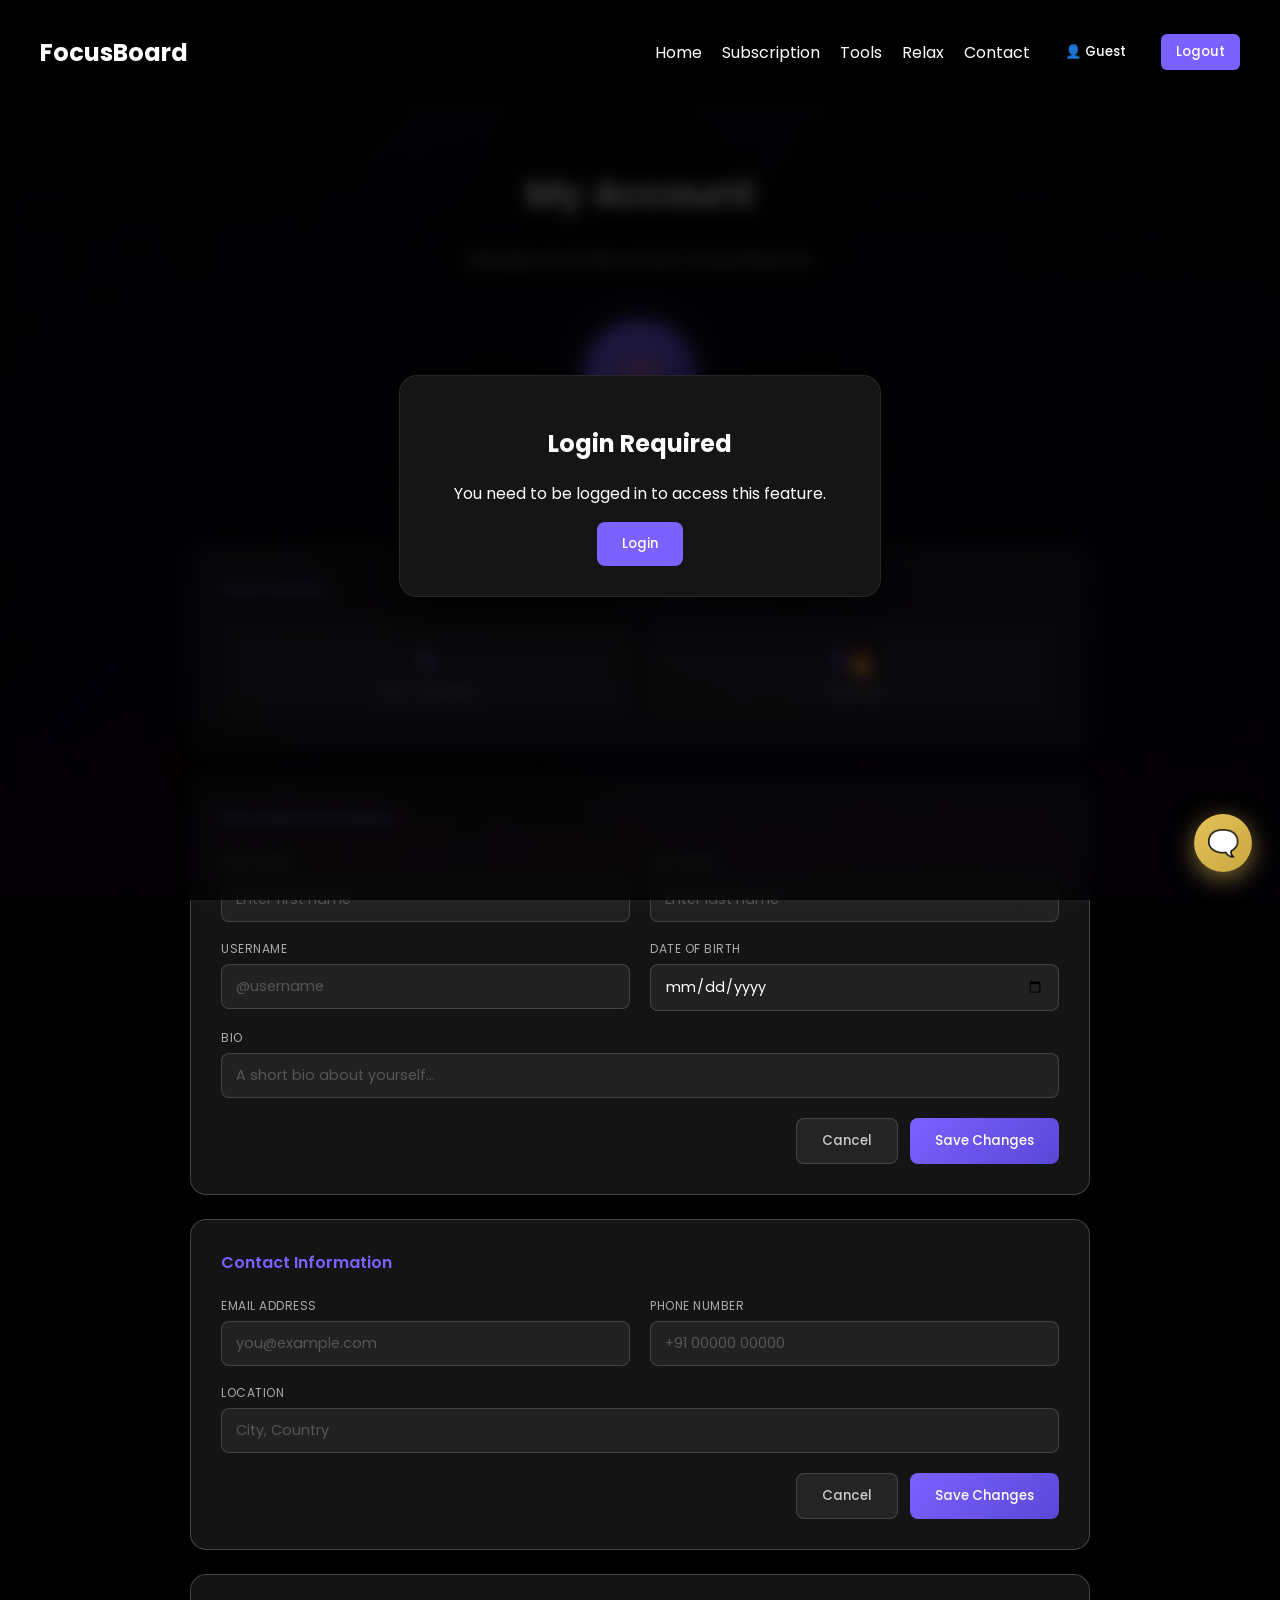
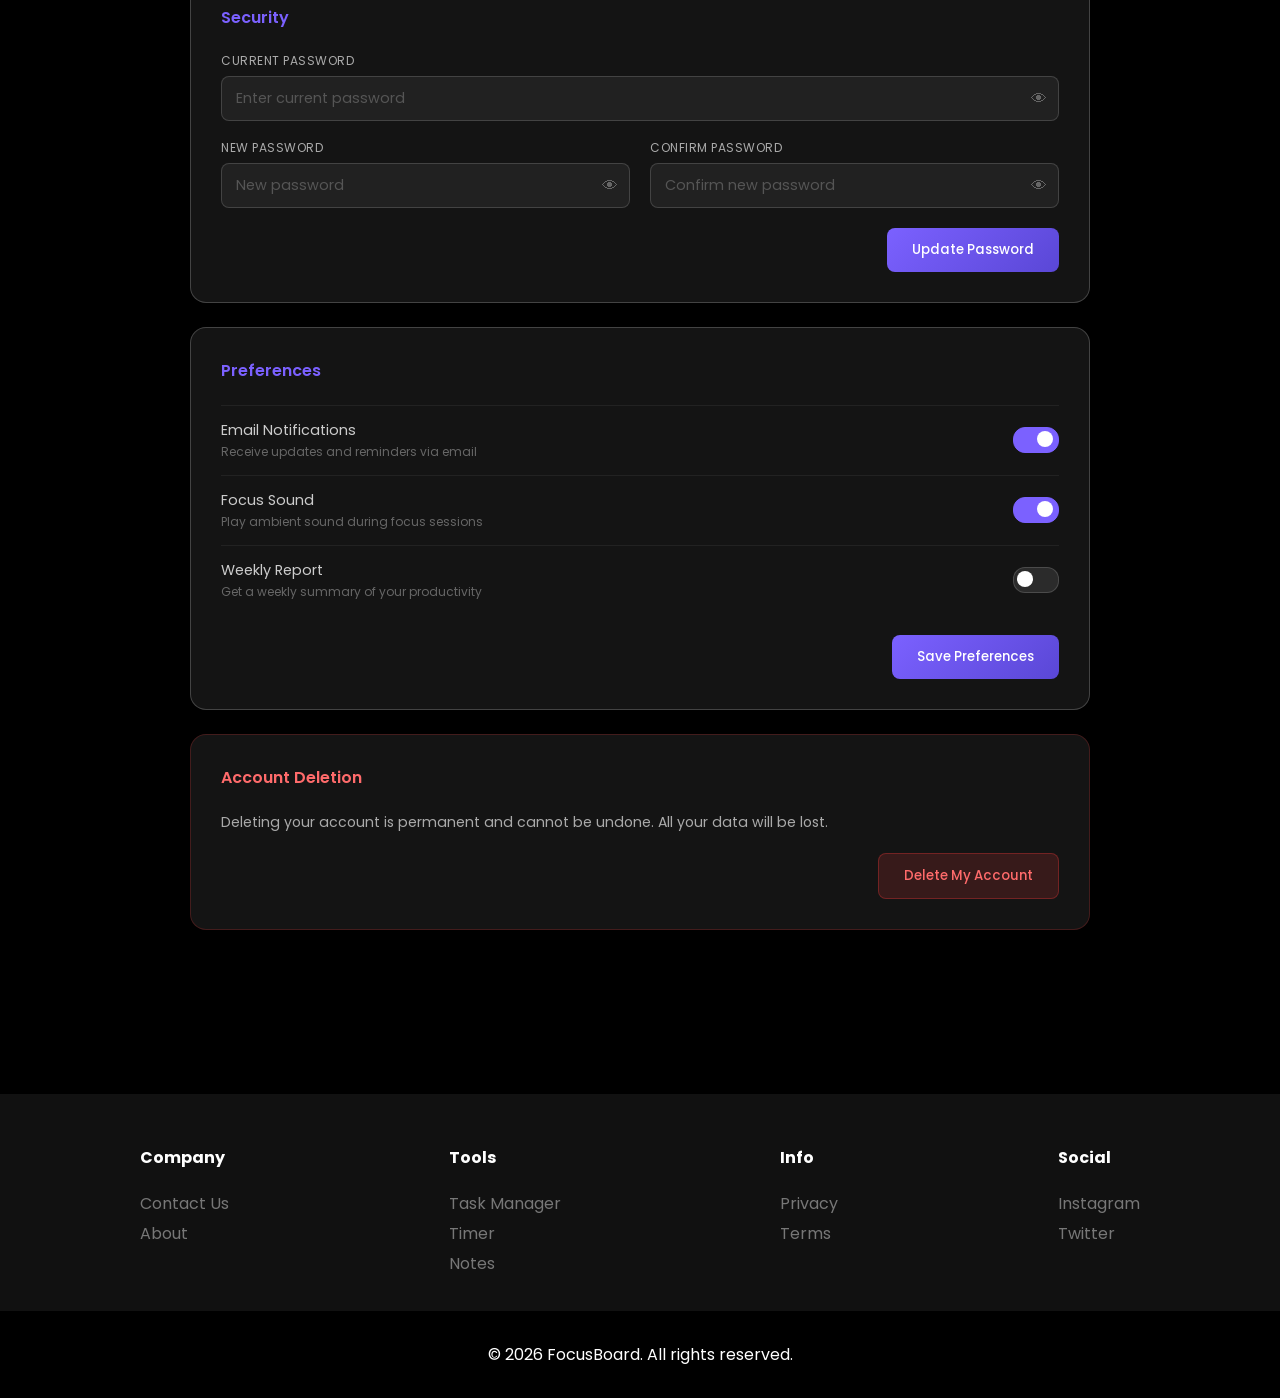
<file: Account/account.html>
<!DOCTYPE html>
<html lang="en">
<head>
    <meta charset="UTF-8">
    <meta name="viewport" content="width=device-width, initial-scale=1.0">
    <title>FocusBoard - Account</title>
    <link rel="stylesheet" href="account.css">
    <link href="https://fonts.googleapis.com/css2?family=Poppins:wght@300;400;600&display=swap" rel="stylesheet">
</head>
<body>
 
<video autoplay muted loop class="global-video">
    <source src="/Get-Started/additional/BGVID.webm" type="video/mp4">
</video>
<div class="global-overlay"></div>
 
<nav class="navbar" id="navbar">
    <h2>FocusBoard</h2>
    <div class="nav-links">
        <a href="/Home/home.html">Home</a>
        <a href="/Subcription/sub.html">Subscription</a>
        <a href="/Product/product.html">Tools</a>
        <a href="/Meditate/meditate.html">Relax</a>
        <a href="/Contact-us/contact.html">Contact</a>
        <a href="/Account/account.html"><button id="user-name"></button></a>
        <a href="#" onclick="logout()"><button>Logout</button></a>
    </div>
</nav>
 
<div class="login-modal" id="loginModal">
    <div class="login-box">
        <h2>Login Required</h2>
        <p>You need to be logged in to access this feature.</p>

        <div class="login-actions">
            <button onclick="window.location.href='/Login/login.html'">
                Login
            </button>
        </div>
    </div>
</div>

<div class="page-wrapper">
 
    <div class="page-header">
        <h1>My Account</h1>
        <p>Manage your profile, security and preferences</p>
    </div>
 
    <!-- Avatar -->
    <div class="avatar-block">
        <div class="avatar-ring">
            <span id="avatar-emoji">👾</span>
        </div>
        <div class="avatar-name" id="display-name">Loading...</div>
        <div class="avatar-badge" id="display-plan">Free Plan</div>
    </div>
 
    <!-- Stats -->
    <div class="account-card">
        <div class="card-title">Your Activity</div>
        <div class="stats-row">
            <div class="stat-box">
                <div class="stat-num" id="stat-tasks">0</div>
                <div class="stat-label">Tasks Completed</div>
            </div>
            <div class="stat-box">
                <div class="stat-num" id="stat-streak">0🔥</div>
                <div class="stat-label">Day Streak</div>
            </div>
        </div>
    </div>
 
    <!-- Personal Info -->
    <div class="account-card">
        <div class="card-title">Personal Information</div>
        <div class="field-row">
            <div class="field">
                <label>First Name</label>
                <input class="field-input" id="field-firstname" type="text" placeholder="Enter first name">
            </div>
            <div class="field">
                <label>Last Name</label>
                <input class="field-input" id="field-lastname" type="text" placeholder="Enter last name">
            </div>
        </div>
        <div class="field-row">
            <div class="field">
                <label>Username</label>
                <input class="field-input" id="field-username" type="text" placeholder="@username">
            </div>
            <div class="field">
                <label>Date of Birth</label>
                <input class="field-input" id="field-dob" type="date">
            </div>
        </div>
        <div class="field-row single">
            <div class="field">
                <label>Bio</label>
                <input class="field-input" id="field-bio" type="text" placeholder="A short bio about yourself...">
            </div>
        </div>
        <div class="btn-row">
            <button class="btn-cancel" onclick="resetPersonal()">Cancel</button>
            <button onclick="savePersonal()">Save Changes</button>
        </div>
    </div>
 
    <!-- Contact Info -->
    <div class="account-card">
        <div class="card-title">Contact Information</div>
        <div class="field-row">
            <div class="field">
                <label>Email Address</label>
                <input class="field-input" id="field-email" type="email" placeholder="you@example.com">
            </div>
            <div class="field">
                <label>Phone Number</label>
                <input class="field-input" id="field-phone" type="tel" placeholder="+91 00000 00000">
            </div>
        </div>
        <div class="field-row single">
            <div class="field">
                <label>Location</label>
                <input class="field-input" id="field-location" type="text" placeholder="City, Country">
            </div>
        </div>
        <div class="btn-row">
            <button class="btn-cancel" onclick="resetContact()">Cancel</button>
            <button onclick="saveContact()">Save Changes</button>
        </div>
    </div>
 
    <!-- Security -->
    <div class="account-card">
        <div class="card-title">Security</div>
        <div class="field-row single">
            <div class="field">
                <label>Current Password</label>
                <div class="pwd-wrap">
                    <input class="field-input" id="field-current-pwd" type="password" placeholder="Enter current password">
                    <span class="pwd-eye" onclick="togglePwd('field-current-pwd', this)">👁</span>
                </div>
            </div>
        </div>
        <div class="field-row">
            <div class="field">
                <label>New Password</label>
                <div class="pwd-wrap">
                    <input class="field-input" id="field-new-pwd" type="password" placeholder="New password">
                    <span class="pwd-eye" onclick="togglePwd('field-new-pwd', this)">👁</span>
                </div>
            </div>
            <div class="field">
                <label>Confirm Password</label>
                <div class="pwd-wrap">
                    <input class="field-input" id="field-confirm-pwd" type="password" placeholder="Confirm new password">
                    <span class="pwd-eye" onclick="togglePwd('field-confirm-pwd', this)">👁</span>
                </div>
            </div>
        </div>
        <div class="btn-row">
            <button onclick="changePassword()">Update Password</button>
        </div>
    </div>
 
    <!-- Preferences -->
    <div class="account-card">
        <div class="card-title">Preferences</div>
        <div class="toggle-row">
            <div>
                <div class="toggle-label">Email Notifications</div>
                <div class="toggle-sub">Receive updates and reminders via email</div>
            </div>
            <div class="toggle-switch on" id="toggle-email" onclick="this.classList.toggle('on')"></div>
        </div>
        <div class="toggle-row">
            <div>
                <div class="toggle-label">Focus Sound</div>
                <div class="toggle-sub">Play ambient sound during focus sessions</div>
            </div>
            <div class="toggle-switch on" id="toggle-sound" onclick="this.classList.toggle('on')"></div>
        </div>
        <div class="toggle-row">
            <div>
                <div class="toggle-label">Weekly Report</div>
                <div class="toggle-sub">Get a weekly summary of your productivity</div>
            </div>
            <div class="toggle-switch" id="toggle-report" onclick="this.classList.toggle('on')"></div>
        </div>
        <div class="btn-row">
            <button onclick="savePrefs()">Save Preferences</button>
        </div>
    </div>
 
    <!-- Danger Zone -->
    <div class="account-card danger-card">
        <div class="card-title danger-title">Account Deletion</div>
        <p class="danger-text">Deleting your account is permanent and cannot be undone. All your data will be lost.</p>
        <div class="btn-row">
            <button class="btn-danger" onclick="confirmDelete()">Delete My Account</button>
        </div>
    </div>
 
</div>
 
<div class="toast" id="toast"></div>

<div class="footer-top">
    <div>
        <h4>Company</h4>
        <a href="/Contact-us/contact.html"><p>Contact Us</p></a>
        <a href="/Home/home.html"><p>About</p></a>
    </div>

    <div>
        <h4>Tools</h4>
        <a href="/Product/product.html"><p>Task Manager</p></a>
        <a href="/Product/product.html"><p>Timer</p></a>
        <a href="/Product/product.html"><p>Notes</p></a>
    </div>

    <div>
        <h4>Info</h4>
        <p>Privacy</p>
        <p>Terms</p>
    </div>

    <div>
        <h4>Social</h4>
        <p>Instagram</p>
        <p>Twitter</p>
    </div>
</div>

<footer class="footer-bottom">
    <p>© 2026 FocusBoard. All rights reserved.</p>
</footer>
 
<script src="account.js"></script>
<script src="/Get-Started/additional/chatbot.js"></script>
</body>
</html>
</file>
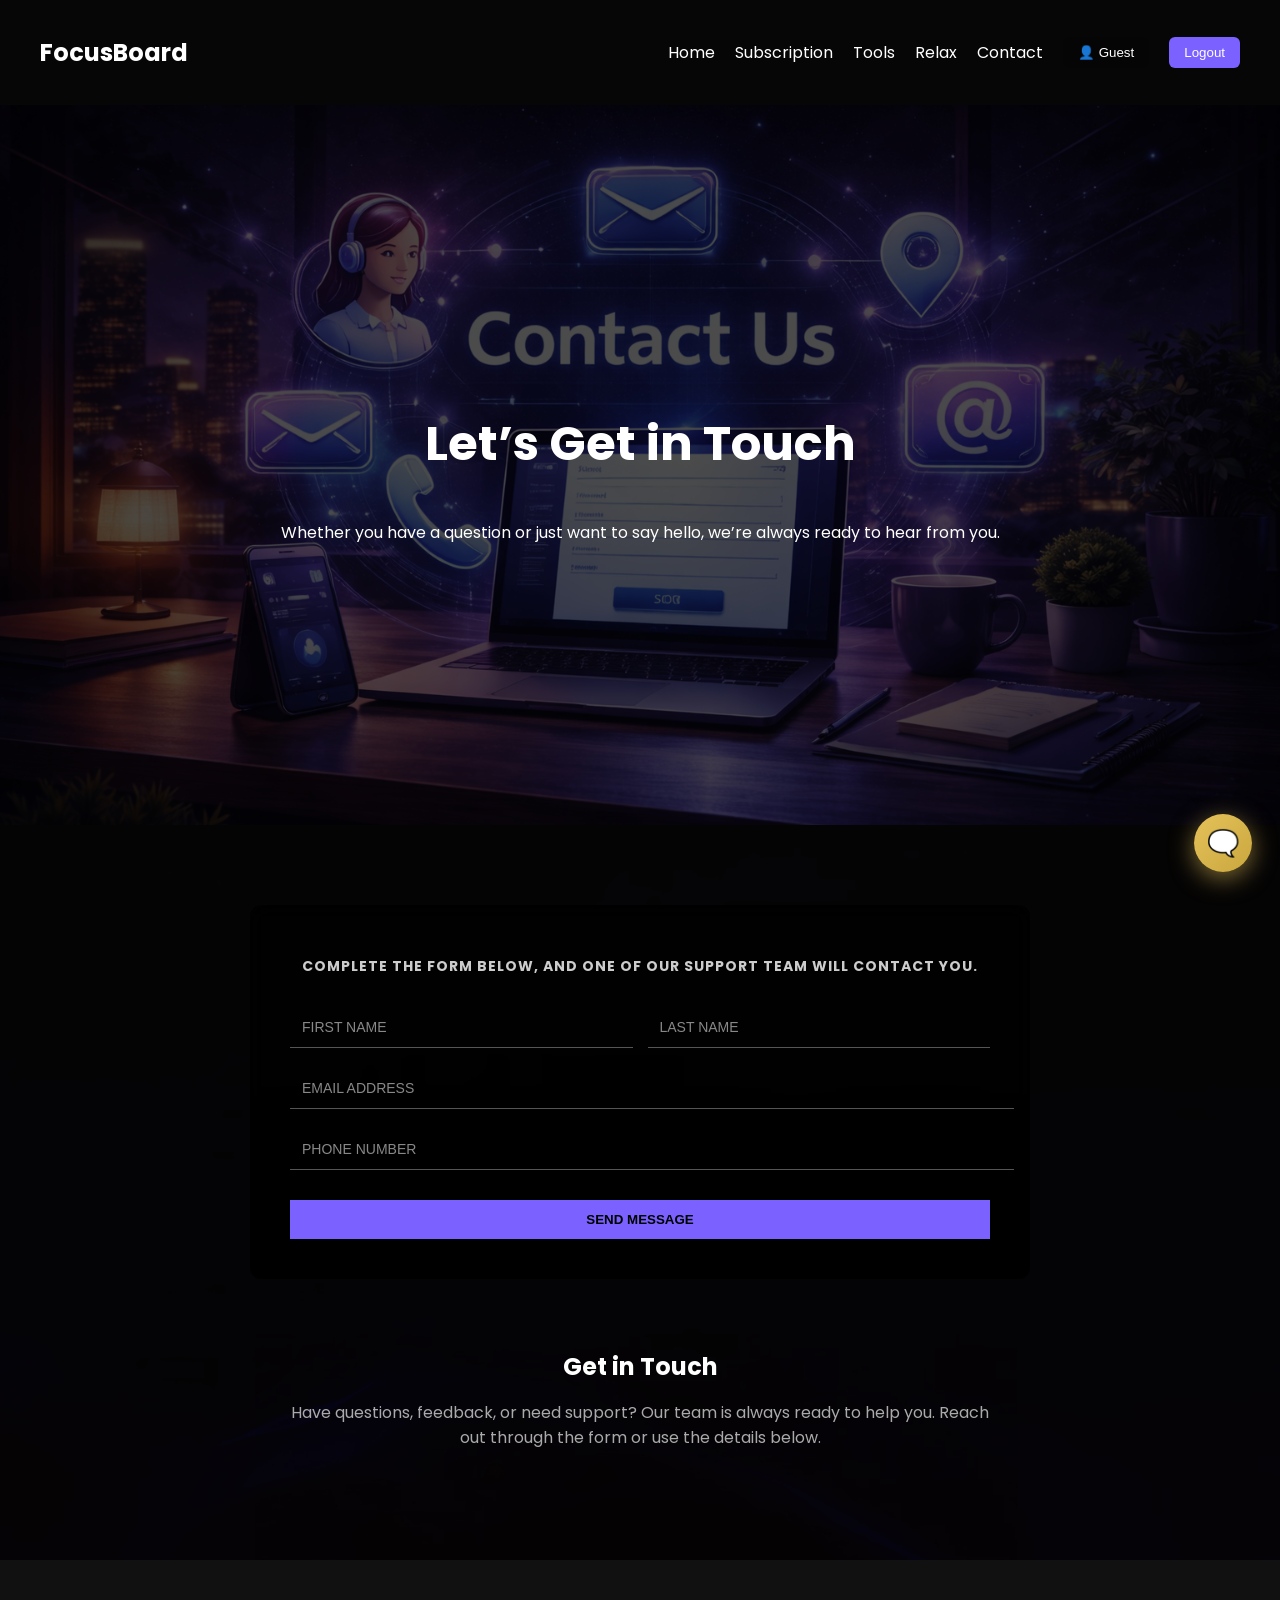
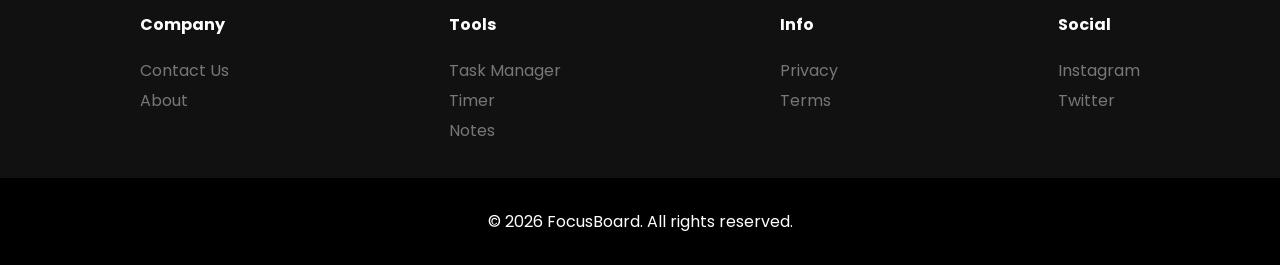
<file: Contact-us/contact.html>
<!DOCTYPE html>
<html lang="en">
<head>
    <meta charset="UTF-8">
    <meta name="viewport" content="width=device-width, initial-scale=1.0">
    <title>Contact us - FocusBoard</title>

    <link rel="stylesheet" href="/Contact-us/contact.css">
    <link href="https://fonts.googleapis.com/css2?family=Poppins&display=swap" rel="stylesheet">
</head>

<body>
<nav class="navbar">
    <div class="nav-left">
        <h2>FocusBoard</h2>
    </div>

    <div class="nav-right">
        <a href="/Home/home.html">Home</a>
        <a href="/Subcription/sub.html">Subscription</a>
        <a href="/Product/product.html">Tools</a>
        <a href="/Meditate/meditate.html">Relax</a>
        <a href="/Contact-us/contact.html">Contact</a>
        <a href="/Account/account.html" ><button id="user-name"></button></a>
        <a href="#" onclick="logout()"><button>Logout</button></a>
    </div>
</nav>

<section class="hero">
    <div class="hero-content">
        <h1>Let’s Get in Touch</h1>
        <p>Whether you have a question or just want to say hello, we’re always ready to hear from you.</p>
        <a href="#content">
        </a>
    </div>
</section>

<section class="contact-section" id="content">

    <video autoplay muted loop playsinline class="bg-video">
        <source src="/Get-Started/additional/BGVID.webm" type="video/webm">
    </video>

    <div class="contact-overlay"></div>

    <div class="contact-wrapper">

        <div class="contact-form-container">
            <h2>
                COMPLETE THE FORM BELOW, AND ONE OF OUR SUPPORT TEAM WILL CONTACT YOU.
            </h2>

            <form class="contact-form">
                <div class="row">
                    <input type="text" placeholder="FIRST NAME" required>
                    <input type="text" placeholder="LAST NAME" required>
                </div>

                <input type="email" placeholder="EMAIL ADDRESS" required>
                <input type="tel" placeholder="PHONE NUMBER" required>

                <button type="submit">SEND MESSAGE</button>
            </form>
        </div>

        <div class="contact-info">

            <h2>Get in Touch</h2>

            <p>
                Have questions, feedback, or need support? Our team is always ready to help you.
                Reach out through the form or use the details below.
            </p>

        </div>

    </div>

</section>

<div class="toast" id="toast"></div>

<div class="footer-top">
    <div>
        <h4>Company</h4>
        <a href="/Contact-us/contact.html"><p>Contact Us</p></a>
        <a href="/Home/home.html"><p>About</p></a>
    </div>

    <div>
        <h4>Tools</h4>
        <a href="/Product/product.html"><p>Task Manager</p></a>
        <a href="/Product/product.html"><p>Timer</p></a>
        <a href="/Product/product.html"><p>Notes</p></a>
    </div>

    <div>
        <h4>Info</h4>
        <p>Privacy</p>
        <p>Terms</p>
    </div>

    <div>
        <h4>Social</h4>
        <p>Instagram</p>
        <p>Twitter</p>
    </div>
</div>

<footer class="footer-bottom">
    <p>© 2026 FocusBoard. All rights reserved.</p>
</footer>

<script src="/Contact-us/contact.js"></script>
<script src="/Get-Started/additional/chatbot.js"></script>

</body>
</html>
</file>
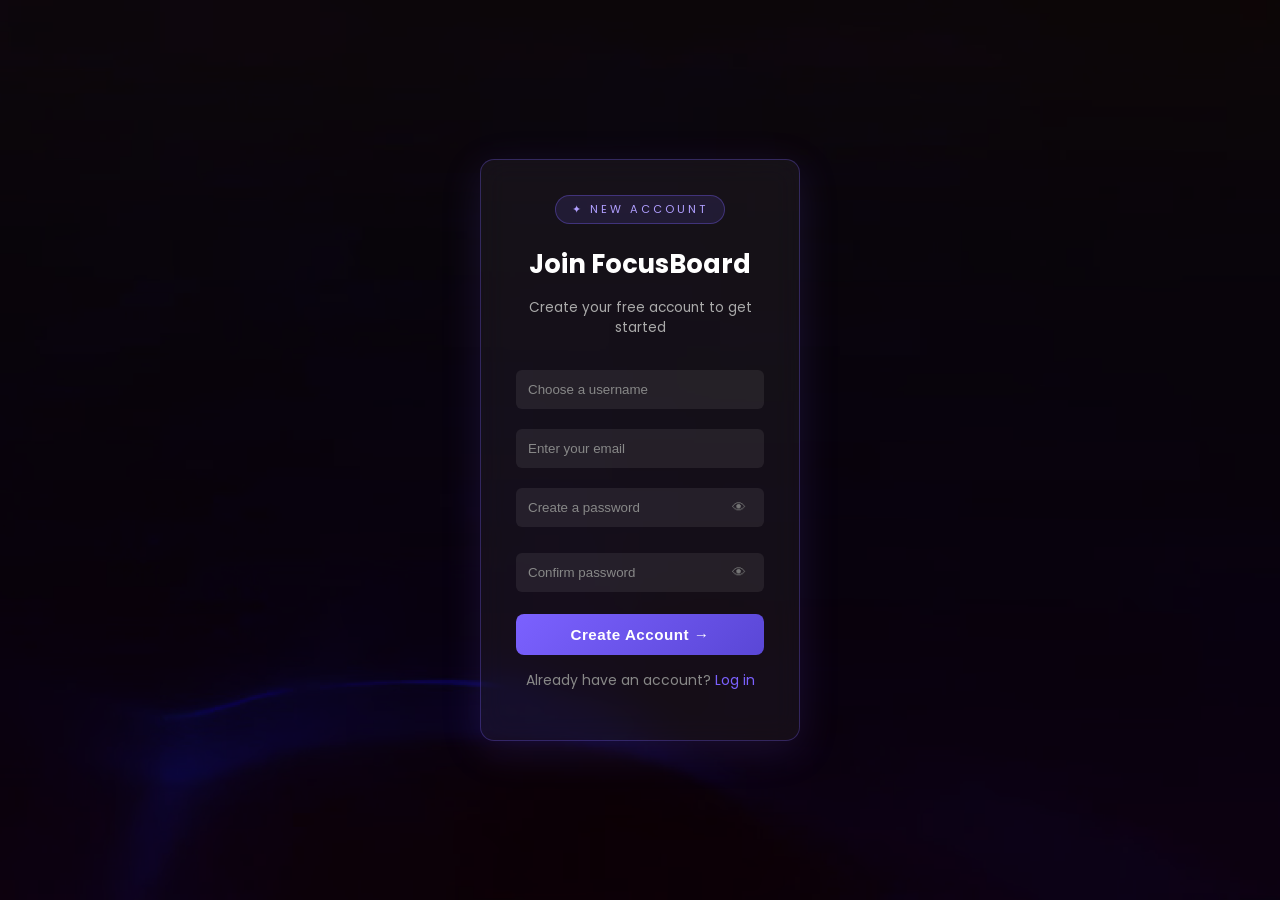
<file: Create/Create.html>
<!DOCTYPE html>
<html lang="en">
<head>
    <meta charset="UTF-8">
    <title>Create Account - FocusBoard</title>
    <link rel="stylesheet" href="/Create/Create.css">
    <link href="https://fonts.googleapis.com/css2?family=Poppins&display=swap" rel="stylesheet">
</head>
<body>

<video autoplay muted loop id="bg-video">
    <source src="/Get-Started/additional/BGVID.webm">
</video>

<div class="login-container">
    <div class="login-box">

        <div class="brand-badge"><span>✦ New Account</span></div>

        <h2>Join FocusBoard</h2>
        <p class="subtitle">Create your free account to get started</p>

        <form id="create-form" novalidate>
            <input type="text" id="username" placeholder="Choose a username" required>
            <input type="email" id="email" placeholder="Enter your email" required>
            <div class="password-box">
                 <input type="password" id="password" placeholder="Create a password" required>

                <span class="toggle-password" onclick="togglePassword('password', this)">
                 👁
                 </span>
            </div>

            <div class="password-strength-container">
            <div id="password-strength-bar"></div>
            </div>
            <p id="password-strength-text"></p>

            <div class="password-box">
                <input type="password" id="confirm-password" placeholder="Confirm password" required>

                <span class="toggle-password" onclick="togglePassword('confirm-password', this)">
                    👁
                </span>
            </div>
            <button type="submit">Create Account →</button>
        </form>

        <p class="extra">
            Already have an account? <a onclick="redirlogin()">Log in</a>
        </p>

    </div>
</div>
<div class="toast" id="toast"></div>
<script src="/Create/Create.js"></script>
</body>
</html>
</file>
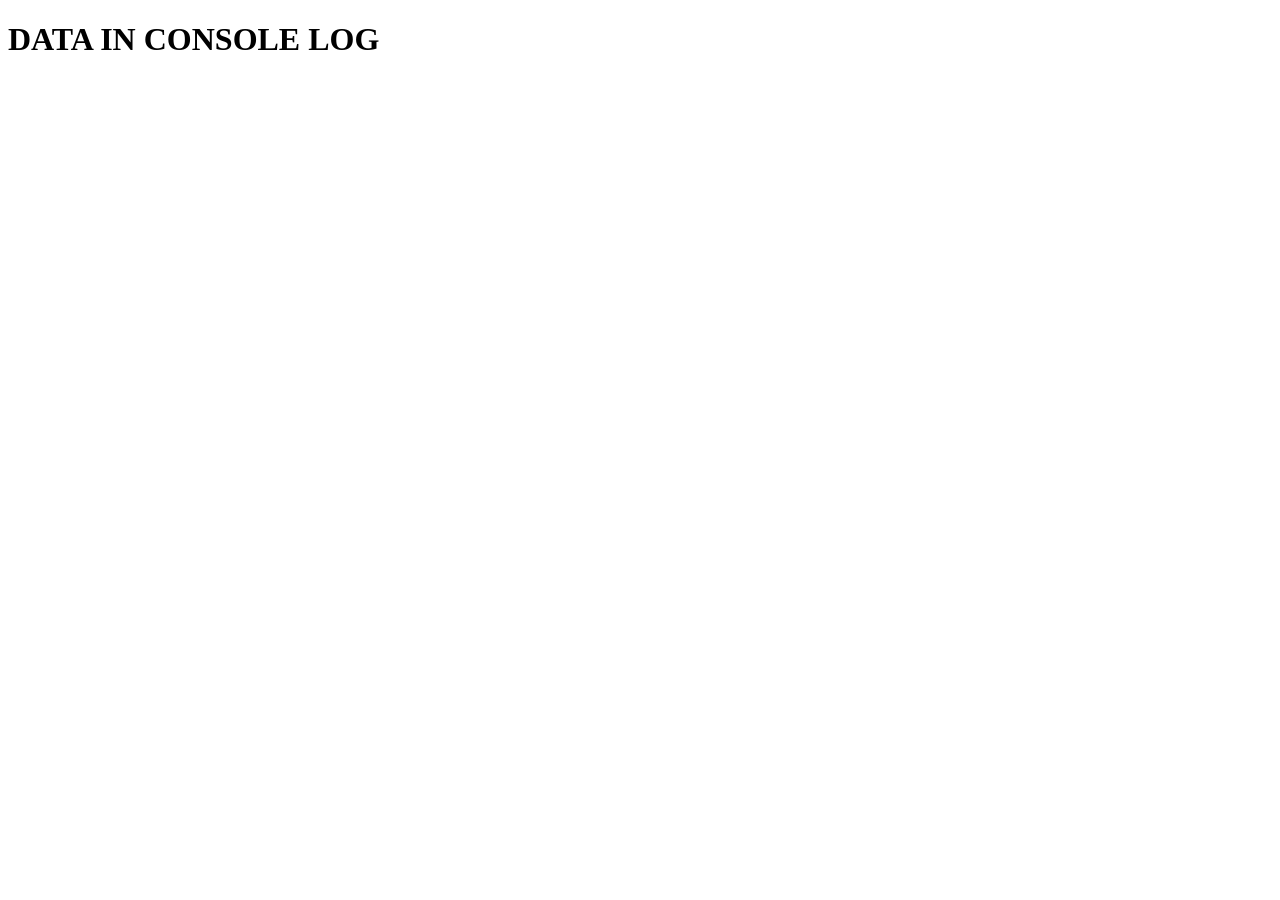
<file: Data/data.html>
<!DOCTYPE html>
<html lang="en">
<head>
    <meta charset="UTF-8">
    <meta name="viewport" content="width=device-width, initial-scale=1.0">
    <title>Document</title>
</head>
<body>
    <h1>DATA IN CONSOLE LOG</h1>
    <script>
        console.log("CONTACT-US DATA");
        let contacts = JSON.parse(localStorage.getItem("contacts")) || [];
        console.log(contacts);

        console.log("USER-DATA");
        let userData = JSON.parse(localStorage.getItem("users")) || [];
        console.log(userData);
    </script>
</body>
</html>
</file>
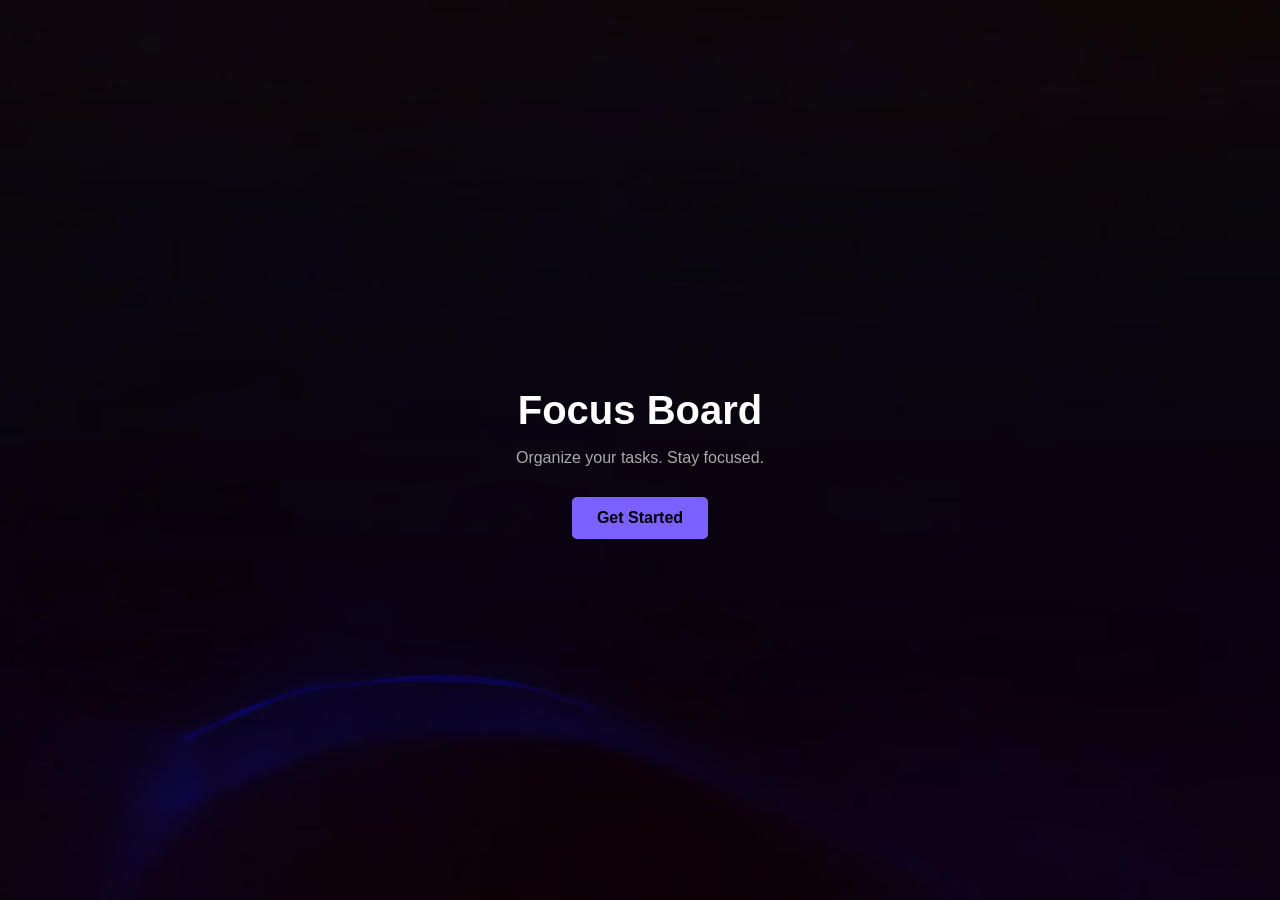
<file: Get-Started/Get-Started.html>
<!DOCTYPE html>
<html lang="en">
<head>
    <meta charset="UTF-8">
    <title>FocusBoard</title>
    <link rel="stylesheet" href="get-started.css">
    <link href="https://fonts.googleapis.com/css2?family=Orbitron&family=Pacifico&display=swap" rel="stylesheet">
</head>
<body>

<video autoplay muted loop id="bg-video">
    <source src="additional/BGVID.webm" type="video/webm">
</video>

<div class="container">
    <h1>
  <span id="f-letter">F</span>ocus
  <span id="b-letter">B</span>oard
    </h1>
    <p>Organize your tasks. Stay focused.</p>
    <a onclick="start()"><button>Get Started</button></a>
</div>

<div class="toast" id="toast"></div>

<script>

function showToast(msg) {
        const t = document.getElementById('toast');
        t.textContent = msg;
        t.classList.add('show');
        setTimeout(() => t.classList.remove('show'), 2800);
    }
function start (){
    showToast('Redirecting...');
    setTimeout(() => window.location.href = '/Login/login.html', 1800);
}
const f = document.getElementById("f-letter");
const b = document.getElementById("b-letter");

let toggle = true;

setInterval(() => {
    if (toggle) {
        f.style.fontFamily = "Roboto, sans-serif";
        b.style.fontFamily = "Roboto, sans-serif";
    } else {
        f.style.fontFamily = "Bitcount";
        b.style.fontFamily = "Bitcount";
    }
    toggle = !toggle;
}, 1000);
</script>

</body>
</html>
</file>
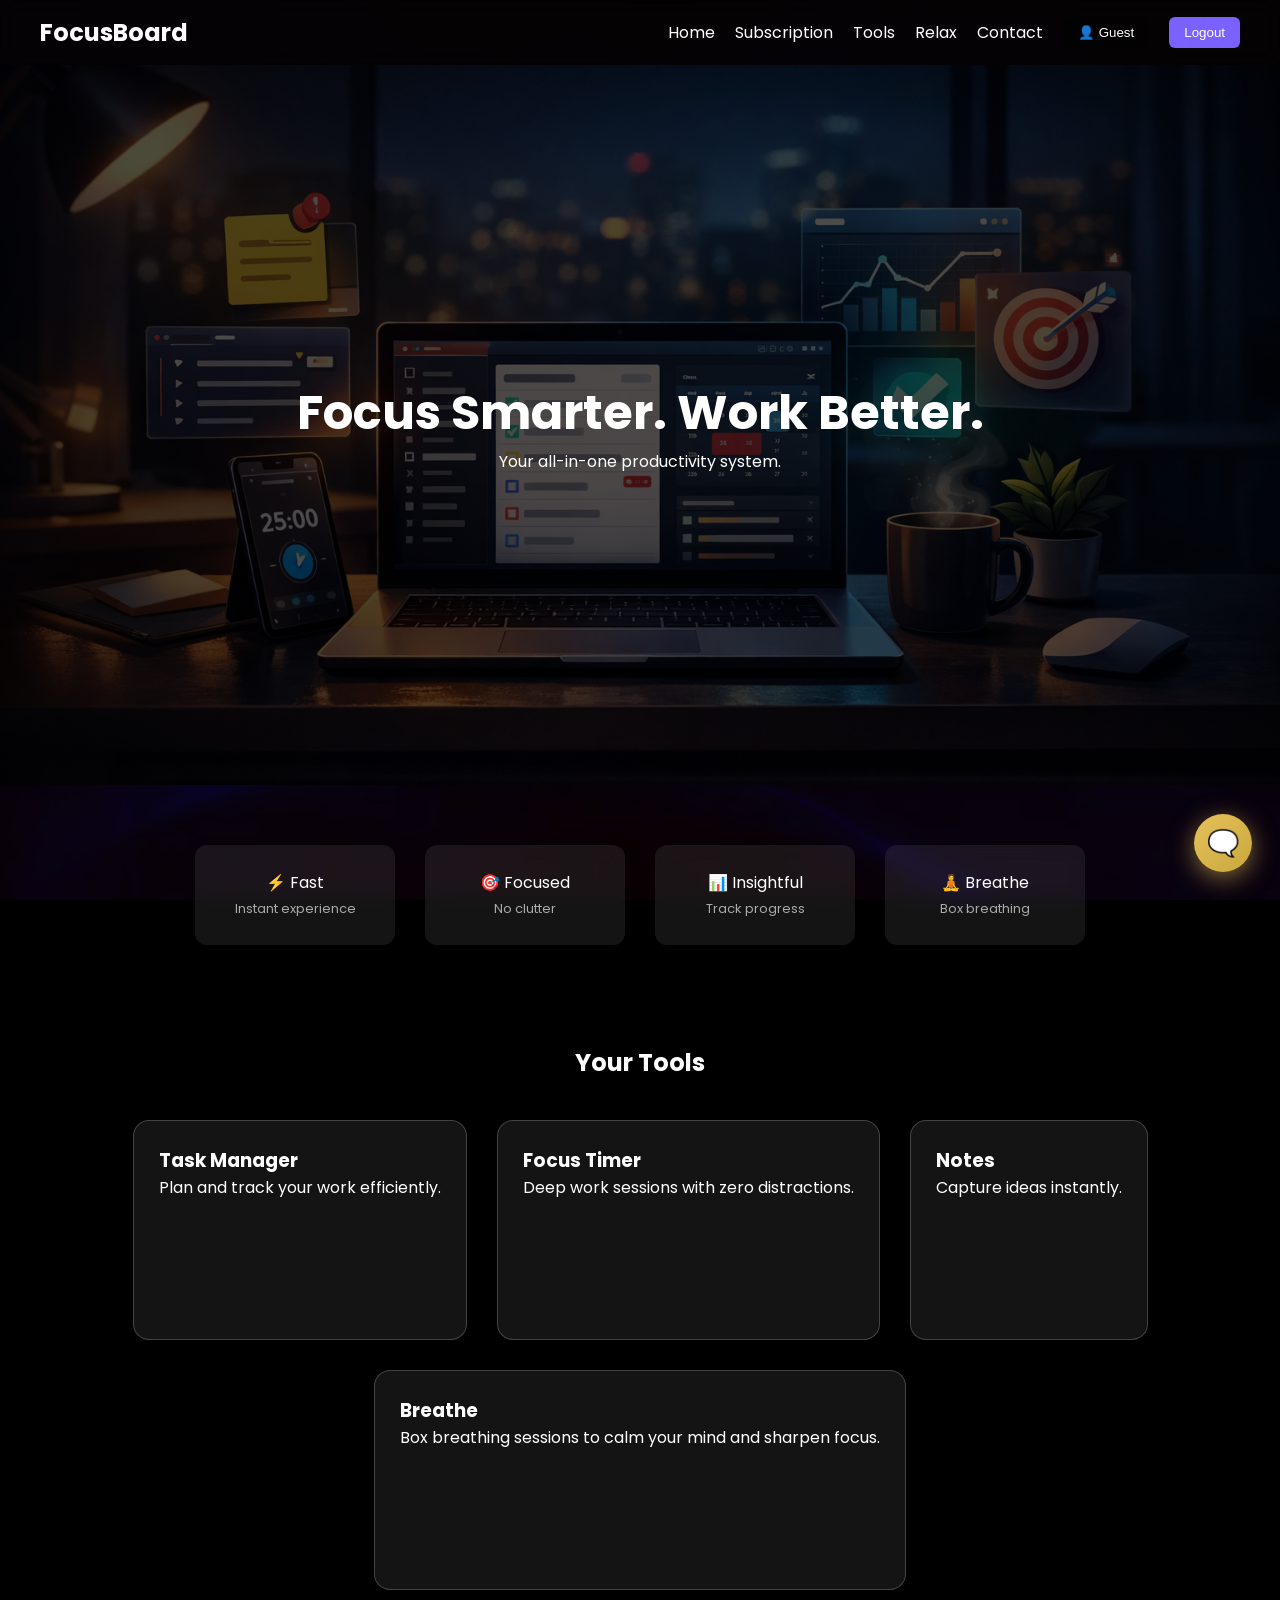
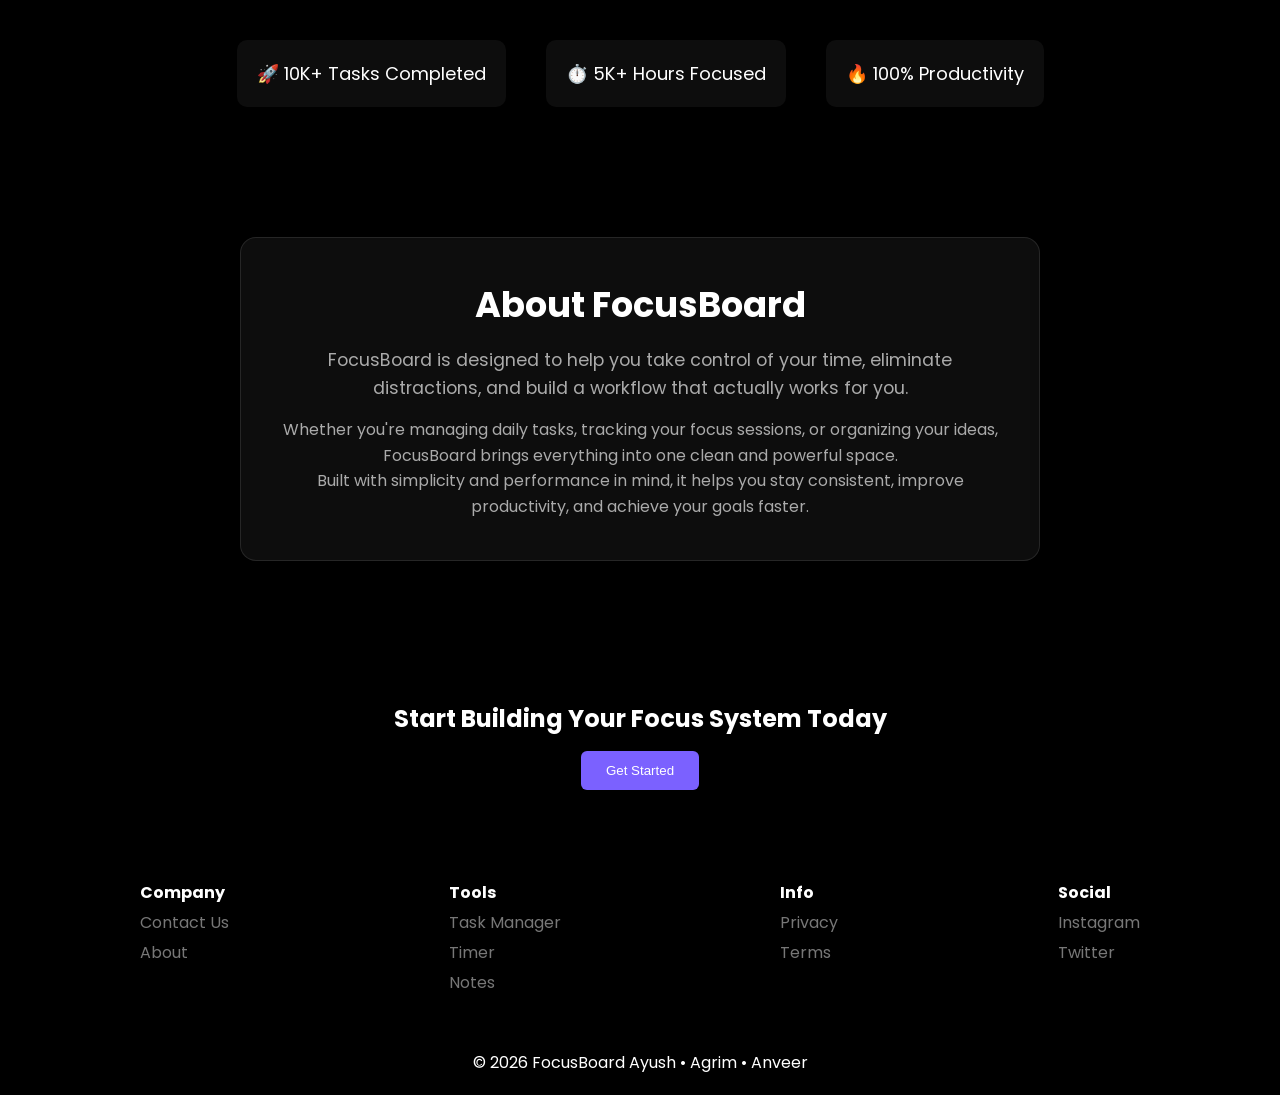
<file: Home/home.html>
<!DOCTYPE html>
<html lang="en">
<head>
    <meta charset="UTF-8">
    <meta name="viewport" content="width=device-width, initial-scale=1.0">
    <title>FocusBoard</title>

    <link rel="stylesheet" href="/Home/home.css">
    <link href="https://fonts.googleapis.com/css2?family=Poppins:wght@300;400;600&display=swap" rel="stylesheet">
</head>

<body>

<video autoplay muted loop class="global-video">
    <source src="/Get-Started/additional/BGVID.webm" type="video/mp4">
</video>

<div class="global-overlay"></div>


<nav class="navbar">
    <h2>FocusBoard</h2>
    

    <div class="nav-right">
        <a href="/Home/home.html">Home</a>
        <a href="/Subcription/sub.html">Subscription</a>
        <a href="/Product/product.html">Tools</a>
        <a href="/Meditate/meditate.html">Relax</a>
        <a href="/Contact-us/contact.html">Contact</a>
        <a href="/Account/account.html" ><button id="user-name"></button></a>
        <a href="#" onclick="logout()"><button>Logout</button></a>
    </div>
</nav>

<section class="hero">
    <div class="hero-content">
        <h1>Focus Smarter. Work Better.</h1>
        <p>Your all-in-one productivity system.</p>
    </div>
</section>

<section class="features">
    <div class="feature-box">⚡ Fast<br><span>Instant experience</span></div>
    <div class="feature-box">🎯 Focused<br><span>No clutter</span></div>
    <div class="feature-box">📊 Insightful<br><span>Track progress</span></div>
    <div class="feature-box">🧘 Breathe<br><span>Box breathing</span></div>
</section>

<section id="tools">
    <h2 class="section-title">Your Tools</h2>

    <div class="card-container">
        <div class="big-card">
            <h3>Task Manager</h3>
            <p>Plan and track your work efficiently.</p>
        </div>

        <div class="big-card">
            <h3>Focus Timer</h3>
            <p>Deep work sessions with zero distractions.</p>
        </div>

        <div class="big-card">
            <h3>Notes</h3>
            <p>Capture ideas instantly.</p>
        </div>
            <div class="big-card" onclick="window.location='/Meditate/meditate.html'">
            <h3>Breathe</h3>
            <p>Box breathing sessions to calm your mind and sharpen focus.</p>
</div>
    </div>
</section>

<section class="stats">
    <div class="stat">🚀 10K+ Tasks Completed</div>
    <div class="stat">⏱️ 5K+ Hours Focused</div>
    <div class="stat">🔥 100% Productivity</div>
</section>

<section class="about">

    <div class="about-content">
        <h2>About FocusBoard</h2>

        <p class="about-main">
            FocusBoard is designed to help you take control of your time, eliminate distractions, 
            and build a workflow that actually works for you.
        </p>

        <p>
            Whether you're managing daily tasks, tracking your focus sessions, or organizing your ideas, 
            FocusBoard brings everything into one clean and powerful space.
        </p>

        <p>
            Built with simplicity and performance in mind, it helps you stay consistent, 
            improve productivity, and achieve your goals faster.
        </p>
    </div>

</section>

<section class="cta">
    <h2>Start Building Your Focus System Today</h2>
    <a href="/Product/product.html">
        <button>Get Started</button>
    </a>
</section>

<div class="footer-top">
    <div>
        <h4>Company</h4>
        <a href="/Contact-us/contact.html"><p>Contact Us</p></a>
        <a href="/Home/home.html"><p>About</p></a>
    </div>

    <div>
        <h4>Tools</h4>
        <a href="/Product/product.html"><p>Task Manager</p></a>
        <a href="/Product/product.html"><p>Timer</p></a>
        <a href="/Product/product.html"><p>Notes</p></a>
    </div>

    <div>
        <h4>Info</h4>
        <p>Privacy</p>
        <p>Terms</p>
    </div>

    <div>
        <h4>Social</h4>
        <p>Instagram</p>
        <p>Twitter</p>
    </div>
</div>

<footer>
    <p>© 2026 FocusBoard Ayush • Agrim • Anveer </p>
</footer>
<script>
    const currentUser = JSON.parse(localStorage.getItem("currentUser"));
    if (currentUser) {
    document.getElementById("user-name").textContent = "👤 " + currentUser.username;
    } else {
        document.getElementById("user-name").textContent = "👤 " + "Guest";
    }

console.log(currentUser);
    function logout() {
    localStorage.removeItem("currentUser");
    window.location.href = "/Login/login.html";
}
</script>
<script src="/Get-Started/additional/chatbot.js"></script>
</body>
</html>
</file>
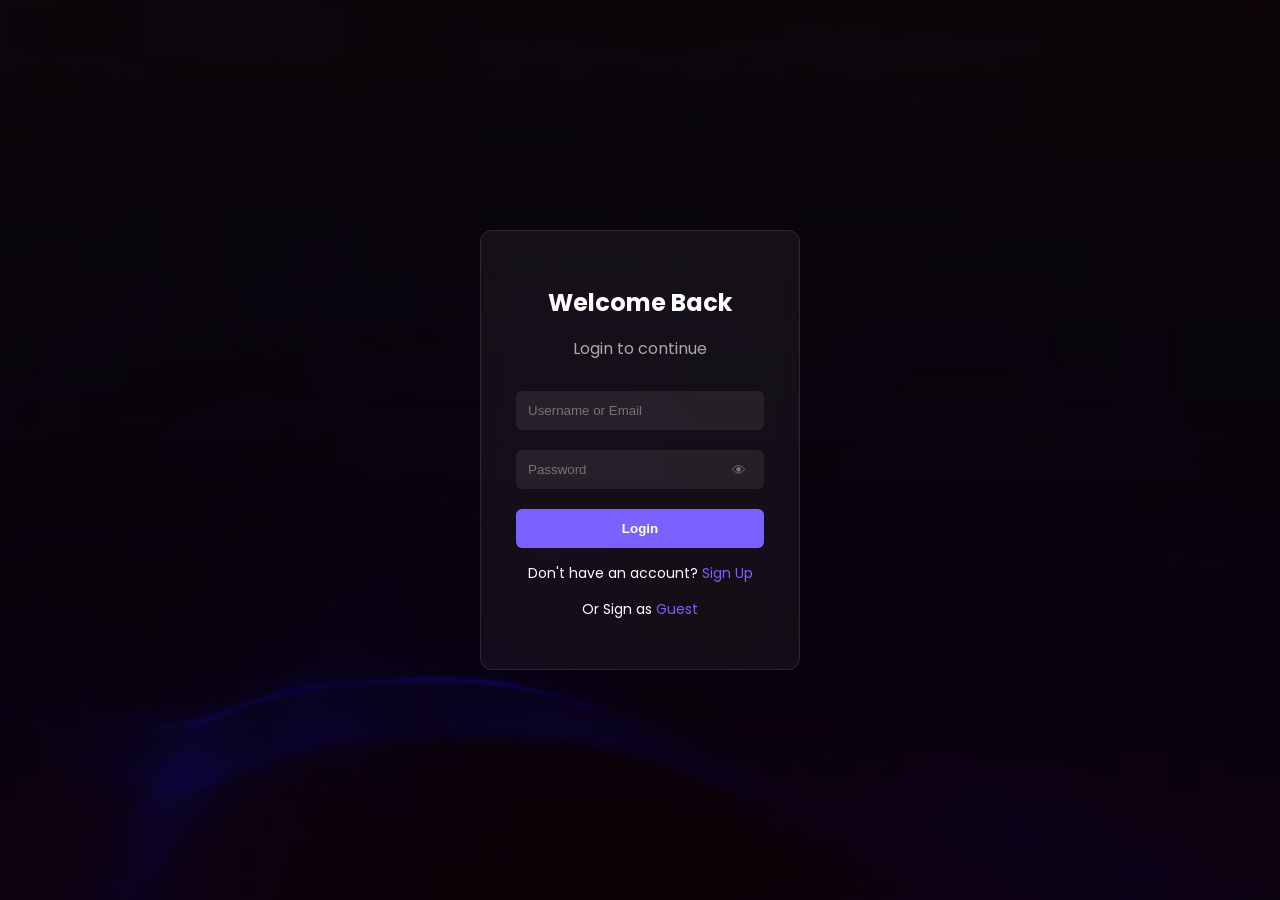
<file: Login/login.html>
<!DOCTYPE html>
<html lang="en">
<head>
    <meta charset="UTF-8">
    <title>Login - FocusBoard</title>
    <link rel="stylesheet" href="login.css">

    
    <link href="https://fonts.googleapis.com/css2?family=Poppins&display=swap" rel="stylesheet">
</head>
<body>


<video autoplay muted loop id="bg-video">
    <source src="/Get-Started/additional/BGVID.webm" type="video/webm">
</video>

<div class="login-container">
    <div class="login-box">
        <h2>Welcome Back</h2>
        <p class="subtitle">Login to continue</p>

        <form id="login-form">
            <input type="text" id="username" placeholder="Username or Email" required>
         <div class="password-box">
            <input type="password" id="password" placeholder="Password" required>

        <span class="toggle-password" onclick="togglePassword()">
        👁
        </span>
        </div>

            <button type="submit">Login</button>
        </form>

        <p class="extra">Don't have an account? <a onclick="redirsignup()">Sign Up</a></p>
        <p class="extra">Or Sign as <a onclick="redirguest()">Guest</a></p>
    </div>
</div>
<div class="toast" id="toast"></div>
<script src="login.js"></script>
</body>
</html>
</file>
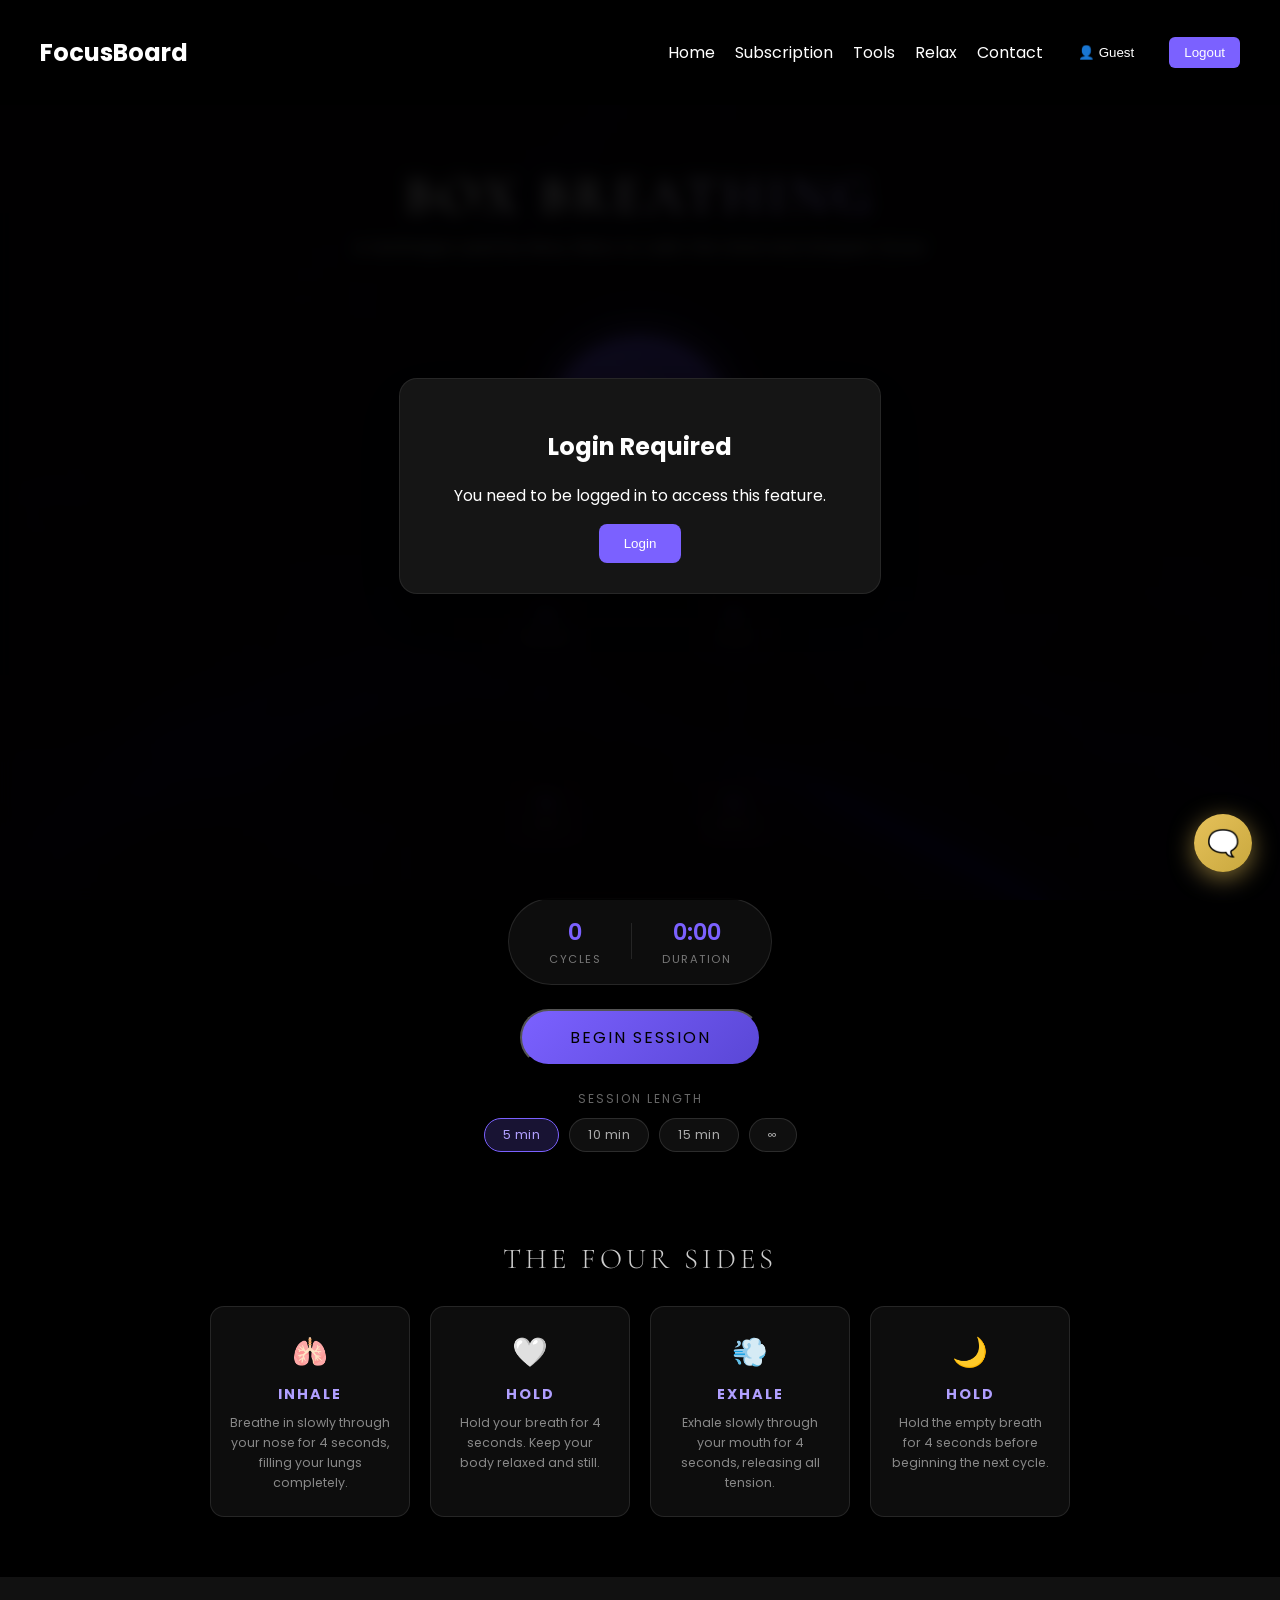
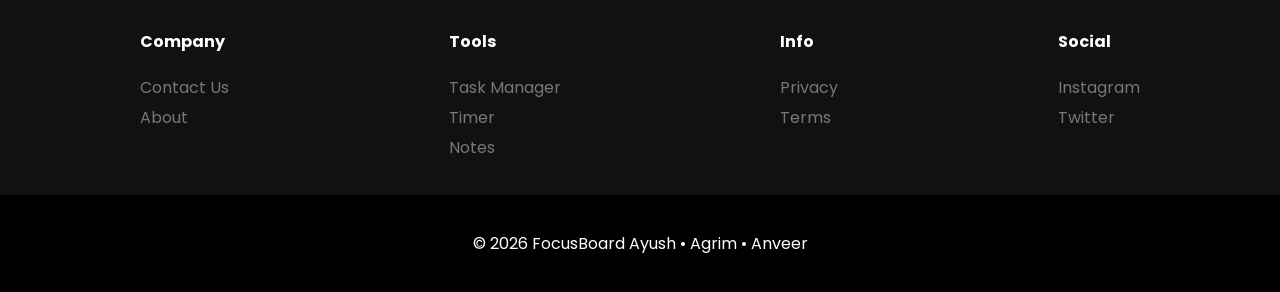
<file: Meditate/meditate.html>
<!DOCTYPE html>
<html lang="en">
<head>
    <meta charset="UTF-8">
    <meta name="viewport" content="width=device-width, initial-scale=1.0">
    <title>Breathe — FocusBoard</title>
    <link rel="stylesheet" href="/Meditate/meditate.css">
    <link href="https://fonts.googleapis.com/css2?family=Poppins:wght@300;400;600&family=Cormorant+Garamond:wght@300;400;500&display=swap" rel="stylesheet">
</head>
<body>

<video autoplay muted loop class="global-video">
    <source src="/Get-Started/additional/BGVID.webm" type="video/mp4">
</video>
<div class="global-overlay"></div>

<nav class="navbar" id="navbar">
    <h2>FocusBoard</h2>
    <div class="nav-right">
        <a href="/Home/home.html">Home</a>
        <a href="/Subcription/sub.html">Subscription</a>
        <a href="/Product/product.html">Tools</a>
        <a href="/Meditate/meditate.html">Relax</a>
        <a href="/Contact-us/contact.html">Contact</a>
        <a href="/Account/account.html" ><button id="user-name"></button></a>
        <a href="#" onclick="logout()"><button>Logout</button></a>
    </div>
</nav>

<div class="login-modal" id="loginModal">
    <div class="login-box">
        <h2>Login Required</h2>
        <p>You need to be logged in to access this feature.</p>

        <div class="login-actions">
            <button onclick="window.location.href='/Login/login.html'">
                Login
            </button>
        </div>
    </div>
</div>


<main class="breathe-main">

    <div class="page-header">
        <h1 class="page-title">Box Breathing</h1>
        <p class="page-subtitle">A technique used by Navy SEALs to calm the mind and sharpen focus</p>
    </div>

    <div class="breathing-wrapper">

        <!-- Central breathing orb -->
        <div class="orb-container" id="orbContainer">
            <div class="orb-rings">
                <div class="ring ring-1"></div>
                <div class="ring ring-2"></div>
                <div class="ring ring-3"></div>
            </div>
            <div class="orb" id="orb">
                <div class="orb-inner">
                    <span class="phase-label" id="phaseLabel">Ready</span>
                    <span class="phase-count" id="phaseCount">—</span>
                </div>
            </div>
        </div>

        <!-- Box diagram -->
        <div class="box-diagram" id="boxDiagram">
            <div class="box-corner top-left active" id="corner-0">
                <span class="corner-num">4s</span>
                <span class="corner-name">Inhale</span>
            </div>
            <div class="box-edge top-edge" id="edge-top">
                <div class="edge-progress"></div>
            </div>
            <div class="box-corner top-right" id="corner-1">
                <span class="corner-num">4s</span>
                <span class="corner-name">Hold</span>
            </div>
            <div class="box-edge right-edge" id="edge-right">
                <div class="edge-progress"></div>
            </div>
            <div class="box-corner bottom-right" id="corner-2">
                <span class="corner-num">4s</span>
                <span class="corner-name">Exhale</span>
            </div>
            <div class="box-edge bottom-edge" id="edge-bottom">
                <div class="edge-progress"></div>
            </div>
            <div class="box-corner bottom-left" id="corner-3">
                <span class="corner-num">4s</span>
                <span class="corner-name">Hold</span>
            </div>
            <div class="box-edge left-edge" id="edge-left">
                <div class="edge-progress"></div>
            </div>
        </div>

        <!-- Controls -->
        <div class="controls">
            <div class="session-info">
                <div class="info-item">
                    <span class="info-val" id="cycleCount">0</span>
                    <span class="info-label">Cycles</span>
                </div>
                <div class="info-divider"></div>
                <div class="info-item">
                    <span class="info-val" id="sessionTime">0:00</span>
                    <span class="info-label">Duration</span>
                </div>
            </div>

            <button class="start-btn" id="startBtn" onclick="toggleSession()">
                <span id="btnText">Begin Session</span>
            </button>

            <div class="duration-picker">
                <span class="picker-label">Session length</span>
                <div class="picker-options">
                    <button class="picker-btn active" onclick="setDuration(this, 5)">5 min</button>
                    <button class="picker-btn" onclick="setDuration(this, 10)">10 min</button>
                    <button class="picker-btn" onclick="setDuration(this, 15)">15 min</button>
                    <button class="picker-btn" onclick="setDuration(this, 0)">∞</button>
                </div>
            </div>
        </div>

    </div>

    <!-- How it works -->
    <div class="how-section">
        <h3 class="how-title">The Four Sides</h3>
        <div class="steps-grid">
            <div class="step-card">
                <div class="step-icon">🫁</div>
                <h4>Inhale</h4>
                <p>Breathe in slowly through your nose for 4 seconds, filling your lungs completely.</p>
            </div>
            <div class="step-card">
                <div class="step-icon">🤍</div>
                <h4>Hold</h4>
                <p>Hold your breath for 4 seconds. Keep your body relaxed and still.</p>
            </div>
            <div class="step-card">
                <div class="step-icon">💨</div>
                <h4>Exhale</h4>
                <p>Exhale slowly through your mouth for 4 seconds, releasing all tension.</p>
            </div>
            <div class="step-card">
                <div class="step-icon">🌙</div>
                <h4>Hold</h4>
                <p>Hold the empty breath for 4 seconds before beginning the next cycle.</p>
            </div>
        </div>
    </div>

</main>

<div class="footer-top">
    <div>
        <h4>Company</h4>
        <a href="/Contact-us/contact.html"><p>Contact Us</p></a>
        <a href="/Home/home.html"><p>About</p></a>
    </div>
    <div>
        <h4>Tools</h4>
        <a href="/Product/product.html"><p>Task Manager</p></a>
        <a href="/Product/product.html"><p>Timer</p></a>
        <a href="/Product/product.html"><p>Notes</p></a>
    </div>
    <div>
        <h4>Info</h4>
        <p>Privacy</p>
        <p>Terms</p>
    </div>
    <div>
        <h4>Social</h4>
        <p>Instagram</p>
        <p>Twitter</p>
    </div>
</div>

<footer>
    <p>© 2026 FocusBoard Ayush • Agrim • Anveer</p>
</footer>

<script src="meditate.js"></script>
<script src="/Get-Started/additional/chatbot.js"></script>
</body>
</html>
</file>
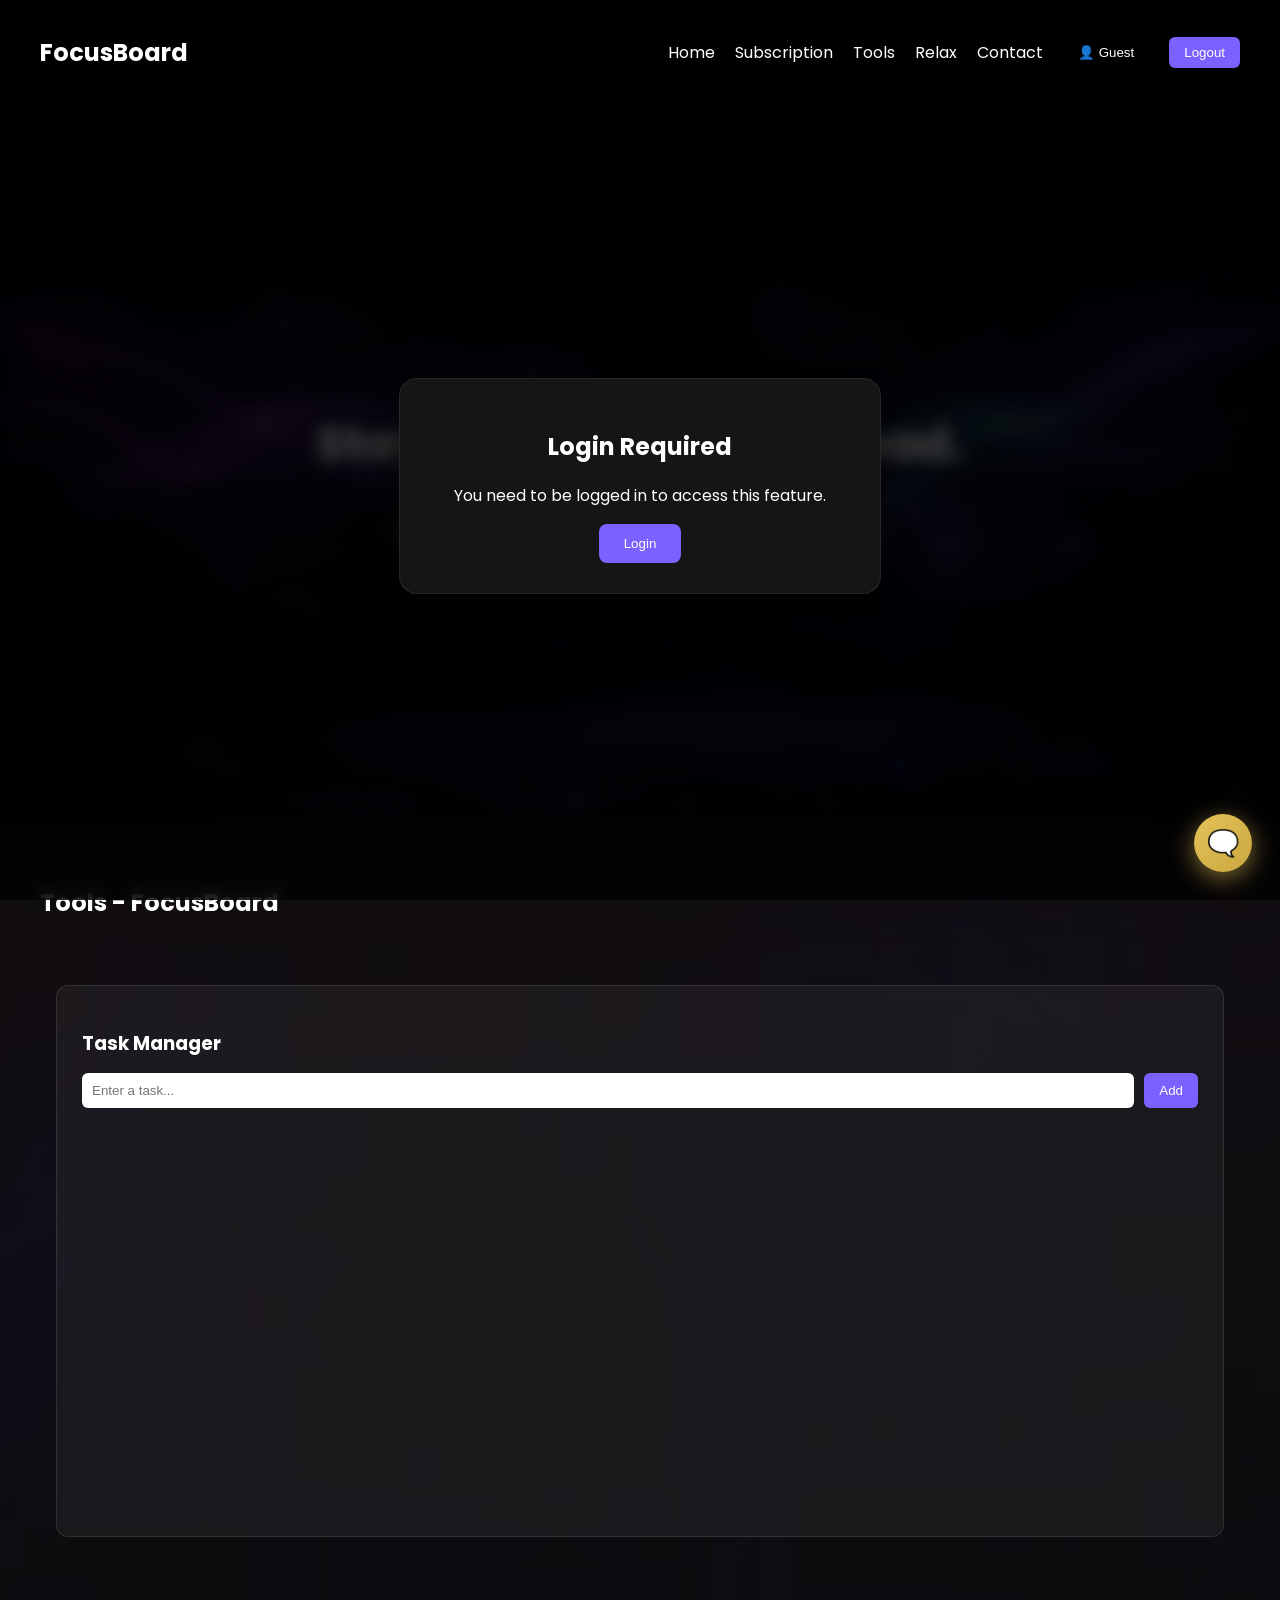
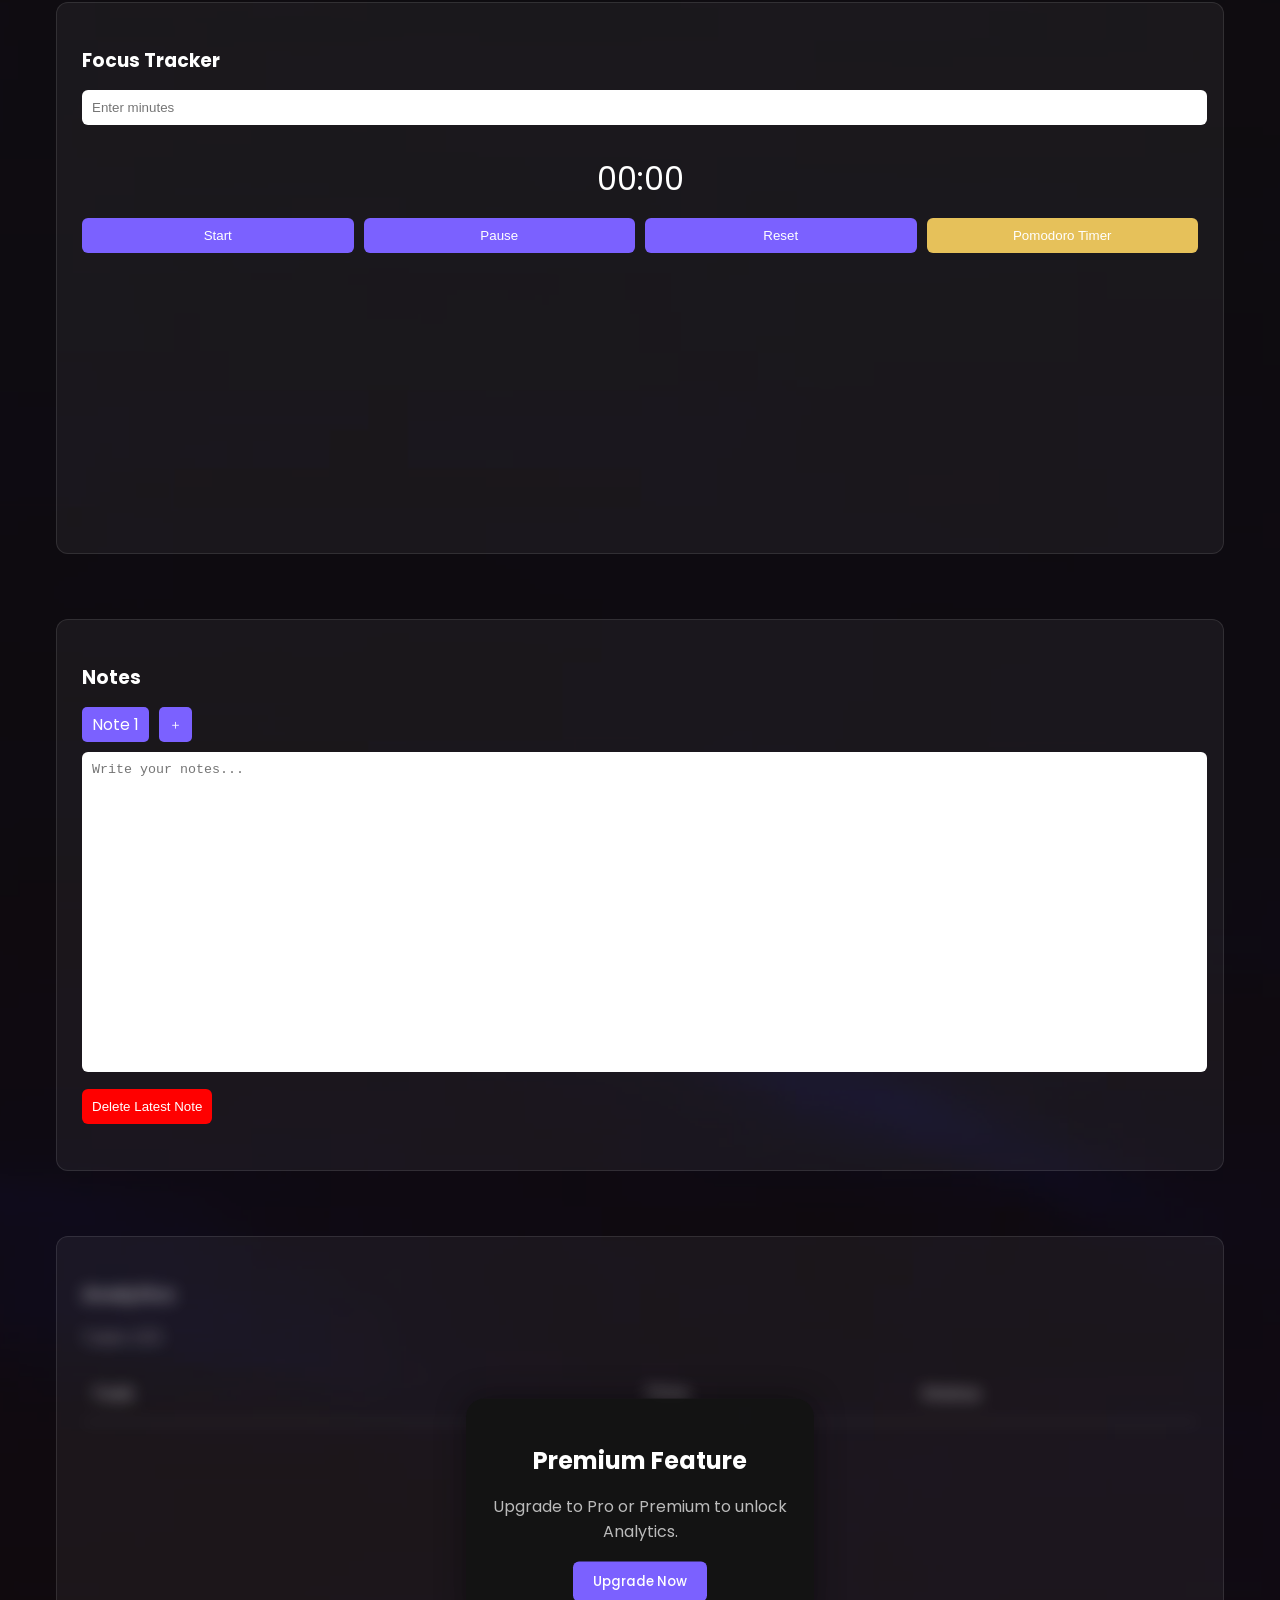
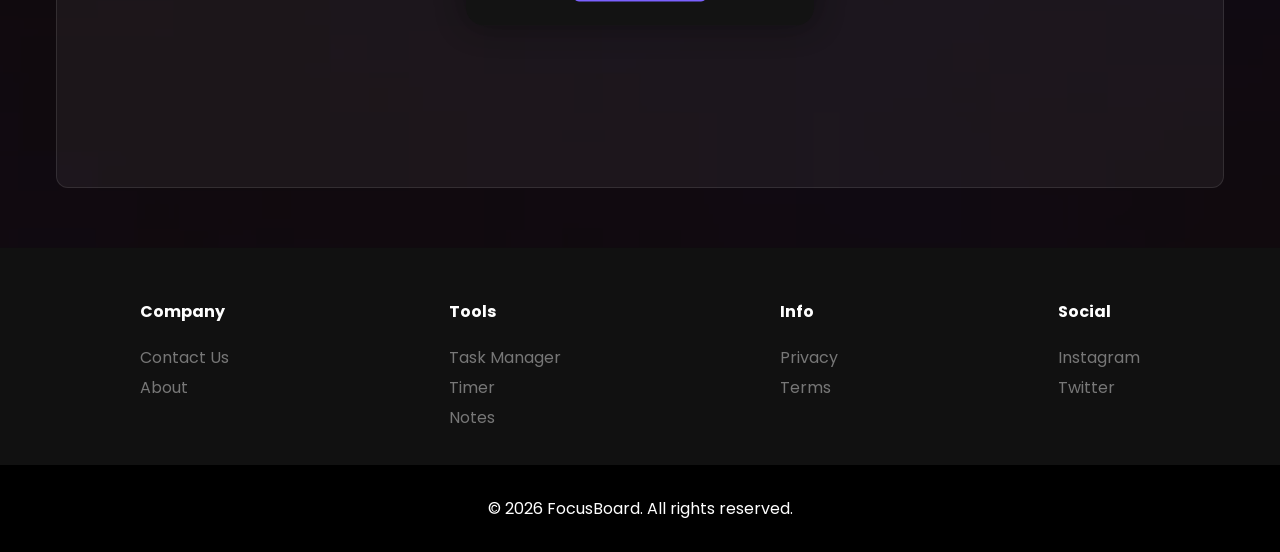
<file: Product/product.html>
<!DOCTYPE html>
<html lang="en">
<head>
    <meta charset="UTF-8">
    <meta name="viewport" content="width=device-width, initial-scale=1.0">
    <title>FocusBoard</title>

    <link rel="stylesheet" href="/Product/product.css">
    <link href="https://fonts.googleapis.com/css2?family=Poppins&display=swap" rel="stylesheet">
</head>

<body>

<nav class="navbar" id="navbar">
    <div class="nav-left">
        <h2>FocusBoard</h2>

        
    </div>

    <div class="nav-right">
        <a href="/Home/home.html">Home</a>
        <a href="/Subcription/sub.html">Subscription</a>
        <a href="/Product/product.html">Tools</a>
        <a href="/Meditate/meditate.html">Relax</a>
        <a href="/Contact-us/contact.html">Contact</a>
        <a href="/Account/account.html" ><button id="user-name"></button></a>
        <a href="#" onclick="logout()"><button>Logout</button></a>
    </div>
</nav>

<div class="login-modal" id="loginModal">
    <div class="login-box">
        <h2>Login Required</h2>
        <p>You need to be logged in to access this feature.</p>

        <div class="login-actions">
            <button onclick="window.location.href='/Login/login.html'">
                Login
            </button>
        </div>
    </div>
</div>

<section class="hero">
    <div class="hero-content">
        <h1>Stay Focused. Stay Ahead.</h1>
        <p>Manage your tasks, boost productivity, and achieve your goals.</p>
    </div>
</section>

<section class="tools">

    <video autoplay muted loop playsinline class="bg-video">
        <source src="/Get-Started/additional/BGVID.webm" type="video/webm">
    </video>

    <div class="tools-overlay"></div>

    <h2 id ="1">Tools - FocusBoard</h2>

    <div class="tool-box">
        <h3>Task Manager</h3>
        <div class="tool-content">
            <div class="task-input">
                <input type="text" id="taskInput" placeholder="Enter a task...">
                <button id="addTaskBtn">Add</button>
            </div>
            <ul id="taskList"></ul>
        </div>
    </div>

    <div class="tool-box">
        <h3>Focus Tracker</h3>
        <div class="tool-content">
            <input type="number" id="minutesInput" placeholder="Enter minutes">
            <div id="timerDisplay">00:00</div>

            <div class="timer-buttons">
                <button id="startBtn">Start</button>
                <button id="pauseBtn">Pause</button>
                <button id="resetBtn">Reset</button>
                <button id="pomodoroBtn">Pomodoro Timer</button>
            </div>

            <div id="taskTimerList"></div>
        </div>
    </div>

    <div class="tool-box">
        <h3>Notes</h3>
        <div class="tool-content">
            <div id="notesTabs">
                <button id="addNoteBtn">＋</button>
            </div>

            <textarea id="notesInput" placeholder="Write your notes..."></textarea>
            <button id="clearNotesBtn">Delete Latest Note</button>
        </div>
    </div>

<div class="tool-box analytics-wrapper">

    <div class="analytics-content" id="analyticsContent">
        <h3>Analytics</h3>
        <div class="tool-content">
            <p id="taskStats">Tasks: 0/0</p>
            <div id="analyticsList"></div>
        </div>
    </div>

    <div class="analytics-lock-popup" id="analyticsPopup">
        <h2>Premium Feature</h2>
        <p>Upgrade to Pro or Premium to unlock Analytics.</p>
        <button onclick="window.location.href='/Subcription/sub.html'">
            Upgrade Now
        </button>
    </div>

</div>

</section>

<div class="toast" id="toast"></div>

<div class="footer-top">
    <div>
        <h4>Company</h4>
        <a href="/Contact-us/contact.html"><p>Contact Us</p></a>
        <a href="/Home/home.html"><p>About</p></a>
    </div>

    <div>
        <h4>Tools</h4>
        <a href="/Product/product.html"><p>Task Manager</p></a>
        <a href="/Product/product.html"><p>Timer</p></a>
        <a href="/Product/product.html"><p>Notes</p></a>
    </div>

    <div>
        <h4>Info</h4>
        <p>Privacy</p>
        <p>Terms</p>
    </div>

    <div>
        <h4>Social</h4>
        <p>Instagram</p>
        <p>Twitter</p>
    </div>
</div>

<footer class="footer-bottom">
    <p>© 2026 FocusBoard. All rights reserved.</p>
</footer>

<script src="product.js"></script>
<script src="/Get-Started/additional/chatbot.js"></script>


</body>
</html>
</file>
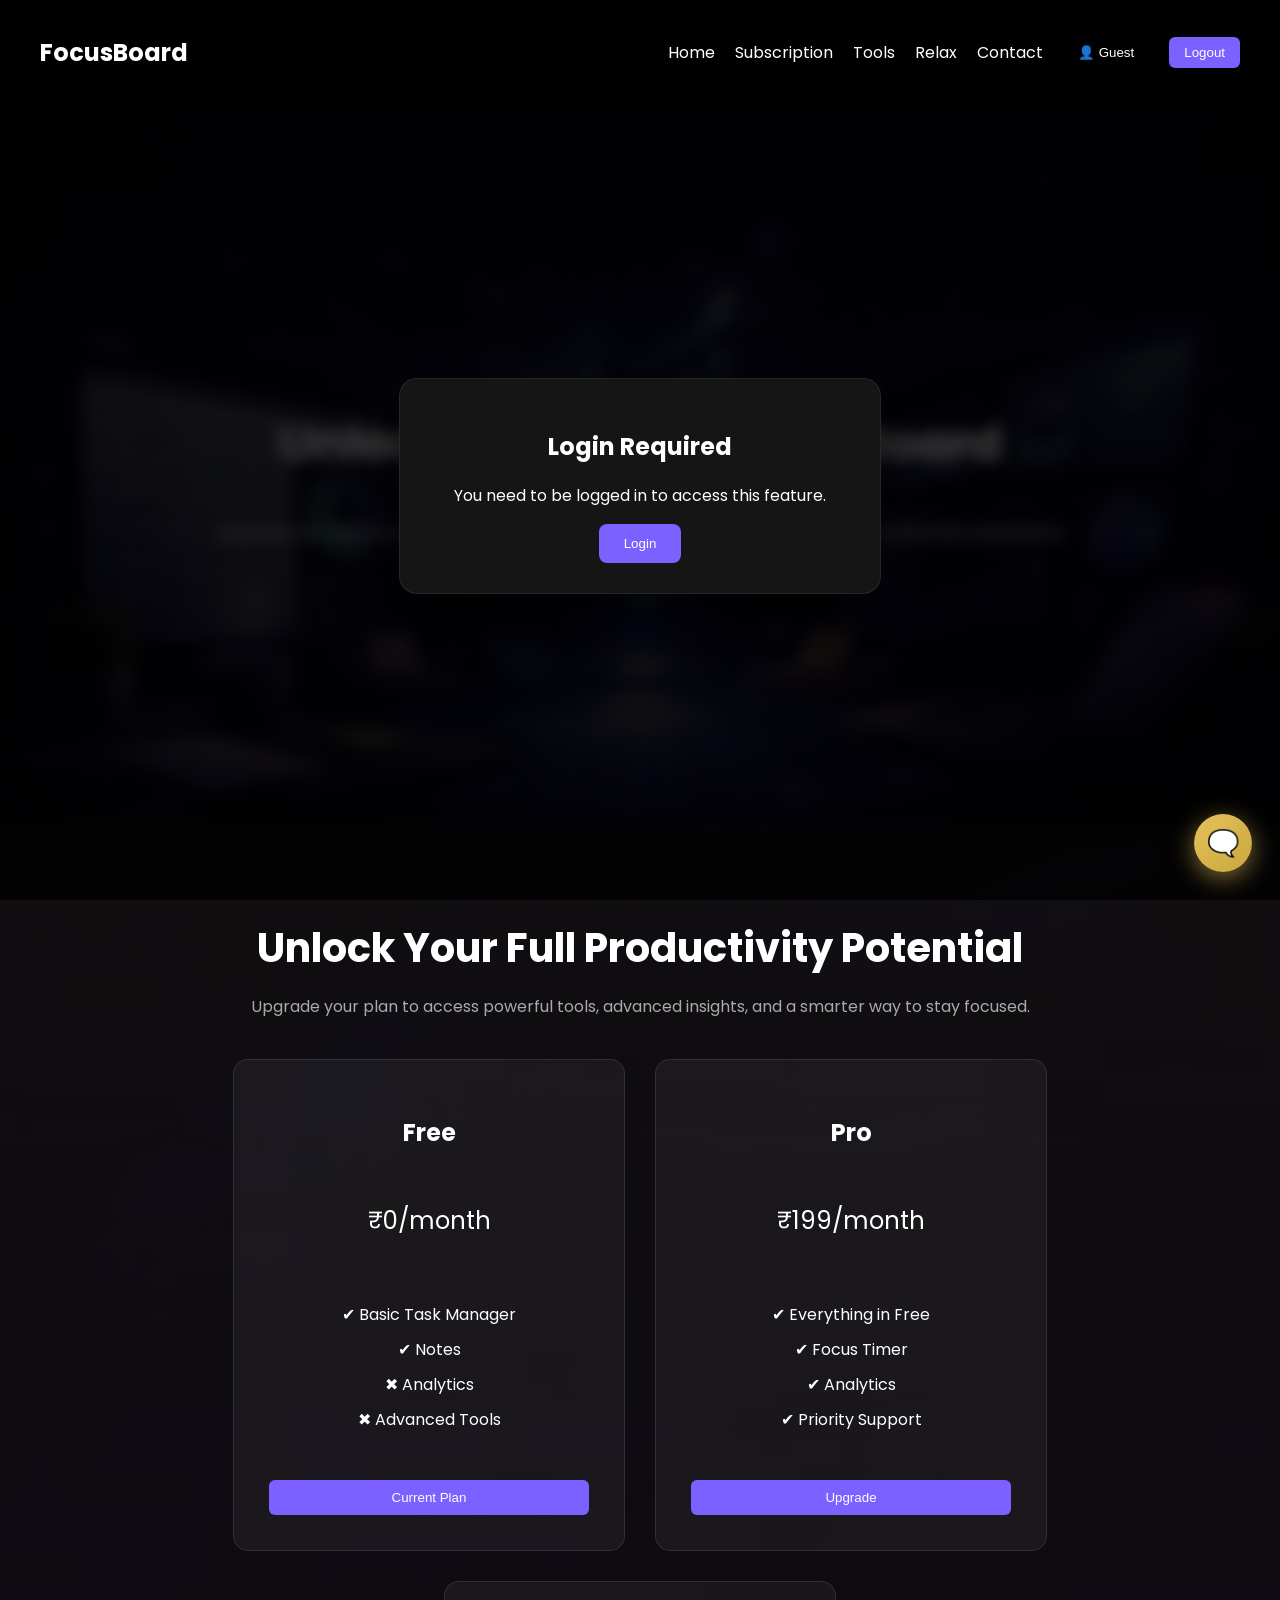
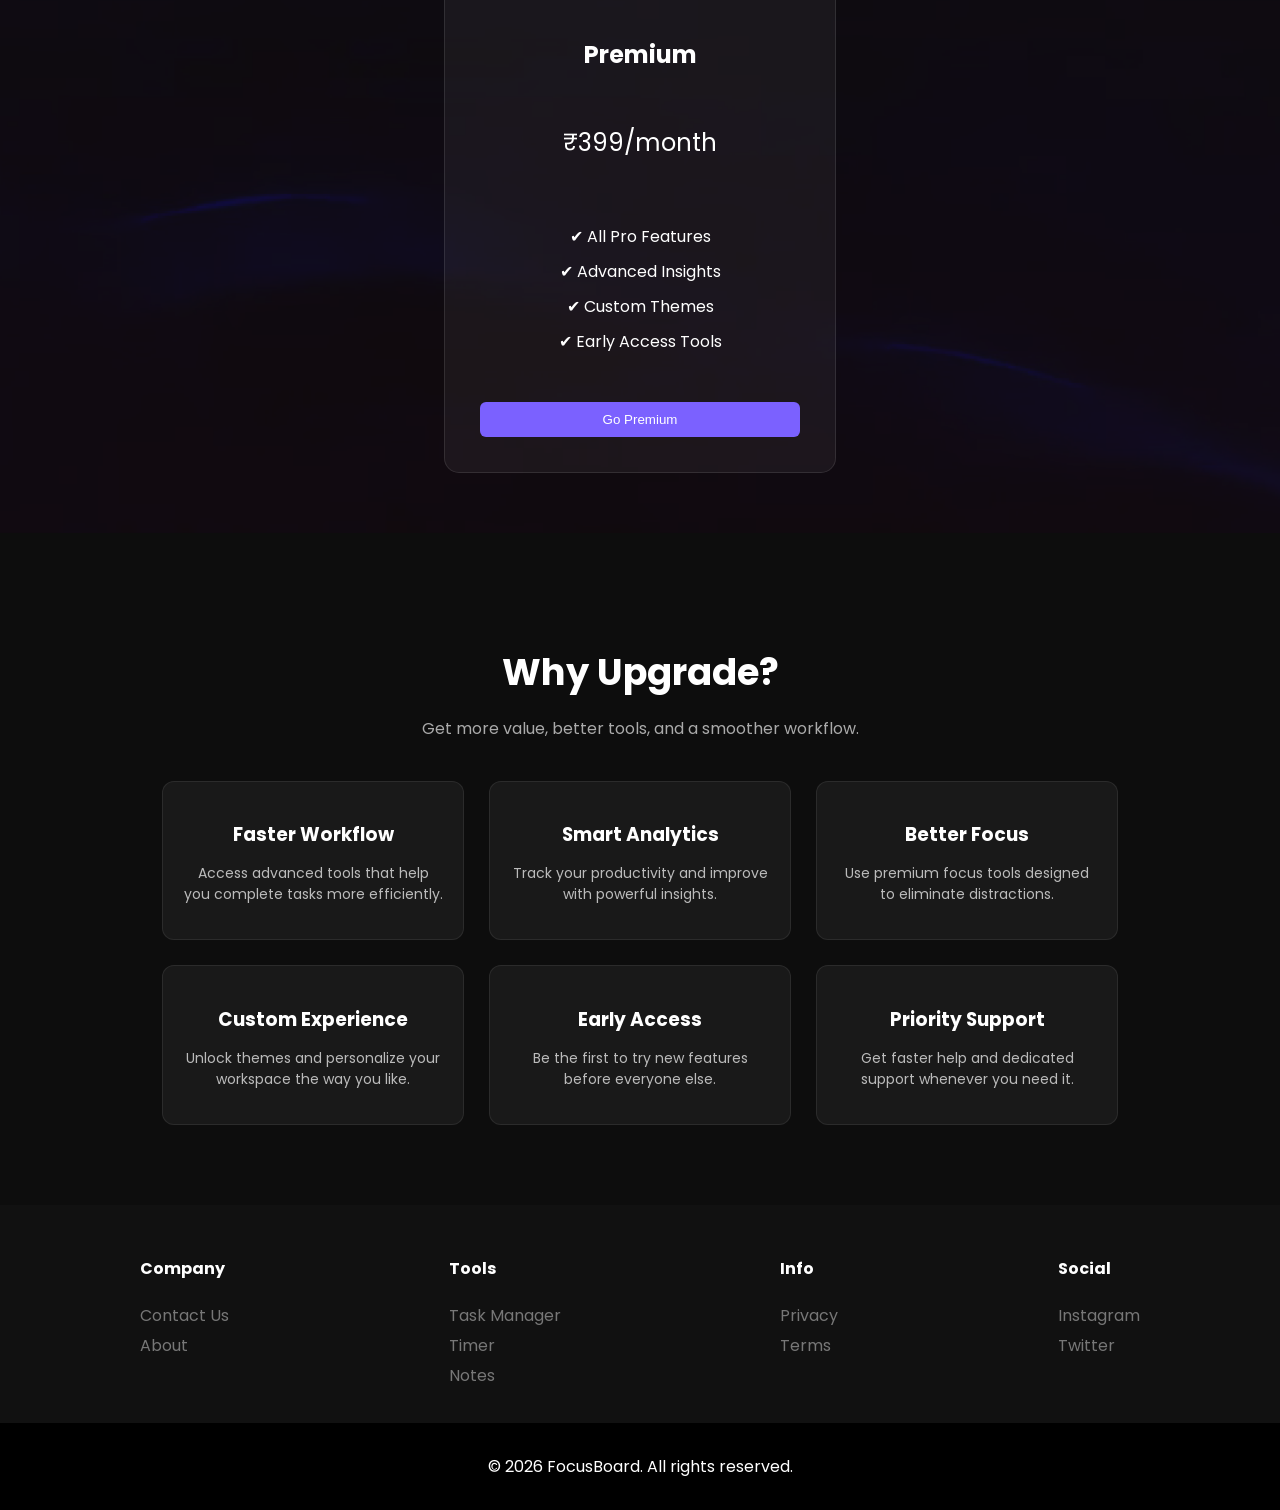
<file: Subcription/sub.html>
<!DOCTYPE html>
<html lang="en">
<head>
    <meta charset="UTF-8">
    <meta name="viewport" content="width=device-width, initial-scale=1.0">
    <title>Subscription - FocusBoard</title>

    <link rel="stylesheet" href="/Subcription/sub.css">
    <link href="https://fonts.googleapis.com/css2?family=Poppins&display=swap" rel="stylesheet">
</head>

<body>

<!-- NAVBAR -->
<nav class="navbar" id="navbar">
    <div class="nav-left">
        <h2>FocusBoard</h2>
    </div>

    <div class="nav-right">
        <a href="/Home/home.html">Home</a>
        <a href="/Subcription/sub.html">Subscription</a>
        <a href="/Product/product.html">Tools</a>
        <a href="/Meditate/meditate.html">Relax</a>
        <a href="/Contact-us/contact.html">Contact</a>
        <a href="/Account/account.html" ><button id="user-name"></button></a>
        <a href="#" onclick="logout()"><button>Logout</button></a>
    </div>
</nav>

<div class="login-modal" id="loginModal">
    <div class="login-box">
        <h2>Login Required</h2>
        <p>You need to be logged in to access this feature.</p>

        <div class="login-actions">
            <button onclick="window.location.href='/Login/login.html'">
                Login
            </button>
        </div>
    </div>
</div>

<section class="hero">
    <div class="hero-content">
        <h1>Unlock More with FocusBoard</h1>
        <p>Upgrade your plan to access advanced tools, deeper insights, and a more powerful productivity experience.</p>
        
    </div>
</section>


<section class="subscription">
     <video autoplay muted loop playsinline class="bg-video">
        <source src="/Get-Started/additional/BGVID.webm" type="video/webm">
    </video>

    <h1>Unlock Your Full Productivity Potential</h1>
    <p class="sub-text">Upgrade your plan to access powerful tools, advanced insights, and a smarter way to stay focused.</p>

    <div class="plans">

        <div class="plan-card">
            <h2>Free</h2>
            <p class="price">₹0/month</p>

            <ul>
                <li>✔ Basic Task Manager</li>
                <li>✔ Notes</li>
                <li>✖ Analytics</li>
                <li>✖ Advanced Tools</li>
            </ul>

            <button onclick="updatePlan('Free')">Current Plan</button>
        </div>

        <div class="plan-card">
            <h2>Pro</h2>
            <p class="price">₹199/month</p>

            <ul>
                <li>✔ Everything in Free</li>
                <li>✔ Focus Timer</li>
                <li>✔ Analytics</li>
                <li>✔ Priority Support</li>
            </ul>

            <button onclick="updatePlan('Pro')">Upgrade</button>
        </div>

        <div class="plan-card">
            <h2>Premium</h2>
            <p class="price">₹399/month</p>

            <ul>
                <li>✔ All Pro Features</li>
                <li>✔ Advanced Insights</li>
                <li>✔ Custom Themes</li>
                <li>✔ Early Access Tools</li>
            </ul>

            <button onclick="updatePlan('Premium')">Go Premium</button>
        </div>

    </div>

</section>

<section class="benefits">

    <h2>Why Upgrade?</h2>
    <p class="benefit-sub">Get more value, better tools, and a smoother workflow.</p>

    <div class="benefit-boxes">

        <div class="benefit">
            <h3>Faster Workflow</h3>
            <p>Access advanced tools that help you complete tasks more efficiently.</p>
        </div>

        <div class="benefit">
            <h3>Smart Analytics</h3>
            <p>Track your productivity and improve with powerful insights.</p>
        </div>

        <div class="benefit">
            <h3>Better Focus</h3>
            <p>Use premium focus tools designed to eliminate distractions.</p>
        </div>

        <div class="benefit">
            <h3>Custom Experience</h3>
            <p>Unlock themes and personalize your workspace the way you like.</p>
        </div>

        <div class="benefit">
            <h3>Early Access</h3>
            <p>Be the first to try new features before everyone else.</p>
        </div>

        <div class="benefit">
            <h3>Priority Support</h3>
            <p>Get faster help and dedicated support whenever you need it.</p>
        </div>

    </div>

</section>

<div class="payment-modal" id="paymentModal">
    <div class="payment-box">
        <h2>Complete Payment</h2>
        <p id="payment-plan-text">Upgrade Plan</p>

        <input type="text" id="billingName" placeholder="Full Name">
        <input type="text" id="billingAddress" placeholder="Billing Address">
        <input type="text" id="billingCity" placeholder="City">
        <input type="text" id="billingPin" placeholder="PIN Code">

        <select id="paymentMethod" onchange="togglePaymentFields()">
            <option value="">Select Payment Method</option>
            <option value="card">Credit / Debit Card</option>
            <option value="upi">UPI</option>
            <option value="netbanking">Net Banking</option>
        </select>

        <div id="cardFields" class="hidden">
            <input type="text" id="cardNumber" placeholder="Card Number">
            <input type="text" id="cardExpiry" placeholder="MM/YY">
            <input type="text" id="cardCVV" placeholder="CVV">
        </div>

        <div id="upiFields" class="hidden">
            <input type="text" id="upiId" placeholder="example@upi">
        </div>

        <div class="payment-actions">
            <button onclick="closePaymentModal()">Cancel</button>
            <button onclick="confirmPayment()">Pay Now</button>
        </div>
    </div>
</div>

<div class="toast" id="toast"></div>

<div class="footer-top">
    <div>
        <h4>Company</h4>
        <a href="/Contact-us/contact.html"><p>Contact Us</p></a>
        <a href="/Home/home.html"><p>About</p></a>
    </div>

    <div>
        <h4>Tools</h4>
        <a href="/Product/product.html"><p>Task Manager</p></a>
        <a href="/Product/product.html"><p>Timer</p></a>
        <a href="/Product/product.html"><p>Notes</p></a>
    </div>

    <div>
        <h4>Info</h4>
        <p>Privacy</p>
        <p>Terms</p>
    </div>

    <div>
        <h4>Social</h4>
        <p>Instagram</p>
        <p>Twitter</p>
    </div>
</div>

<footer class="footer-bottom">
    <p>© 2026 FocusBoard. All rights reserved.</p>
</footer>

<script src="/Subcription/sub.js">
    
</script>
<script src="/Get-Started/additional/chatbot.js"></script>

</body>
</html>
</file>
<file: Account/account.css>
body {
    margin: 0;
    font-family: 'Poppins', sans-serif;
    color: white;
    background: black;
}
 
.global-video {
    position: fixed;
    width: 100%;
    height: 100%;
    object-fit: cover;
    z-index: -2;
}
 
.global-overlay {
    position: fixed;
    inset: 0;
    background: rgba(0,0,0,0.75);
    z-index: -1;
}
 
/* ── Navbar (identical to home.css) ── */
.navbar {
    display: flex;
    justify-content: space-between;
    padding: 15px 40px;
    background: rgba(0,0,0,0.5);
    backdrop-filter: blur(10px);
    position: sticky;
    top: 0;
    z-index: 2000;
}
 
.nav-links {
    display: flex;
    gap: 20px;
    align-items: center;
}
 
.nav-links a {
    color: white;
    text-decoration: none;
}
 
.nav-links button {
    background: #7B61FF;
    border: none;
    padding: 8px 15px;
    border-radius: 6px;
    color: white;
    cursor: pointer;
}
 
#user-name {
    background-color: rgba(0,0,0,0.15);
}
 
/* ── Page wrapper ── */
.page-wrapper {
    max-width: 900px;
    margin: 60px auto;
    padding: 0 20px 80px;
}
 
/* ── Page header ── */
.page-header {
    text-align: center;
    margin-bottom: 50px;
}
 
.page-header h1 {
    font-size: 2.4rem;
    font-weight: 600;
}
 
.page-header p {
    color: #aaa;
    margin-top: 8px;
    font-size: 0.95rem;
}
 
/* ── Avatar block ── */
.avatar-block {
    display: flex;
    flex-direction: column;
    align-items: center;
    margin-bottom: 40px;
}
 
.avatar-ring {
    width: 110px;
    height: 110px;
    border-radius: 50%;
    background: linear-gradient(135deg, #7B61FF, #5a47d6);
    display: flex;
    align-items: center;
    justify-content: center;
    font-size: 2.8rem;
    box-shadow: 0 0 40px rgba(123,97,255,0.5);
    position: relative;
    cursor: pointer;
    transition: 0.3s;
}
 
.avatar-ring:hover {
    box-shadow: 0 0 60px rgba(123,97,255,0.8);
    transform: translateY(-4px);
}
 
.avatar-name {
    margin-top: 14px;
    font-size: 1.25rem;
    font-weight: 600;
}
 
.avatar-badge {
    margin-top: 5px;
    font-size: 0.75rem;
    color: #7B61FF;
    background: rgba(123,97,255,0.12);
    padding: 3px 12px;
    border-radius: 20px;
    border: 1px solid rgba(123,97,255,0.3);
}
 
/* ── Card (same style as .big-card in home.css) ── */
.account-card {
    width: 100%;
    padding: 30px;
    border-radius: 16px;
    background: rgba(255,255,255,0.08);
    backdrop-filter: blur(12px);
    border: 1px solid rgba(255,255,255,0.2);
    transition: 0.3s;
    margin-bottom: 24px;
    box-sizing: border-box;
}
 
.account-card:hover {
    border: 1px solid #7B61FF;
    box-shadow: 0 15px 40px rgba(123,97,255,0.6);
}
 
.card-title {
    font-size: 1rem;
    font-weight: 600;
    color: #7B61FF;
    margin-bottom: 22px;
}
 
/* ── Stats (same as .stats in home.css) ── */
.stats-row {
    display: flex;
    justify-content: center;
    gap: 20px;
}
 
.stat-box {
    font-size: 18px;
    background: rgba(255,255,255,0.05);
    padding: 20px 30px;
    border-radius: 10px;
    text-align: center;
    flex: 1;
    transition: 0.3s;
}
 
.stat-box:hover {
    transform: translateY(-4px);
    border: 1px solid #7B61FF;
    box-shadow: 0 10px 25px rgba(123,97,255,0.4);
}
 
.stat-num {
    font-size: 1.5rem;
    font-weight: 600;
    color: #7B61FF;
}
 
.stat-label {
    font-size: 0.72rem;
    color: #aaa;
    margin-top: 4px;
}
 
/* ── Form fields ── */
.field-row {
    display: grid;
    grid-template-columns: 1fr 1fr;
    gap: 20px;
    margin-bottom: 18px;
}
 
.field-row.single {
    grid-template-columns: 1fr;
}
 
.field {
    display: flex;
    flex-direction: column;
    gap: 6px;
}
 
.field label {
    font-size: 0.75rem;
    color: #aaa;
    letter-spacing: 0.5px;
    text-transform: uppercase;
}
 
.field-input {
    background: rgba(255,255,255,0.06);
    border: 1px solid rgba(255,255,255,0.15);
    border-radius: 8px;
    padding: 11px 14px;
    font-size: 0.9rem;
    color: white;
    font-family: 'Poppins', sans-serif;
    transition: 0.3s;
    width: 100%;
    box-sizing: border-box;
}
 
.field-input:focus {
    outline: none;
    border-color: #7B61FF;
    box-shadow: 0 0 0 3px rgba(123,97,255,0.2);
    background: rgba(123,97,255,0.07);
}
 
.field-input::placeholder {
    color: #555;
}
 
/* ── Password wrap ── */
.pwd-wrap {
    position: relative;
}
 
.pwd-wrap .field-input {
    padding-right: 40px;
}
 
.pwd-eye {
    position: absolute;
    right: 12px;
    top: 50%;
    transform: translateY(-50%);
    cursor: pointer;
    font-size: 1rem;
    color: #666;
    user-select: none;
}
 
.pwd-eye:hover {
    color: #7B61FF;
}
 
/* ── Button row ── */
.btn-row {
    display: flex;
    gap: 12px;
    margin-top: 20px;
    justify-content: flex-end;
}
 
/* Global button (same as home.css) */
button {
    background: linear-gradient(135deg, #7B61FF, #5a47d6);
    border: none;
    padding: 12px 25px;
    border-radius: 8px;
    color: white;
    font-weight: 500;
    font-family: 'Poppins', sans-serif;
    cursor: pointer;
    transition: all 0.3s ease;
}
 
button:hover {
    transform: translateY(-2px);
    box-shadow: 0 8px 25px rgba(123,97,255,0.6);
}
 
button:active {
    transform: scale(0.95);
}
 
.btn-cancel {
    background: rgba(255,255,255,0.07);
    border: 1px solid rgba(255,255,255,0.15);
    color: #ccc;
}
 
.btn-cancel:hover {
    background: rgba(255,255,255,0.13);
    box-shadow: none;
    transform: translateY(-2px);
}
 
/* ── Toggle switches ── */
.toggle-row {
    display: flex;
    align-items: center;
    justify-content: space-between;
    padding: 14px 0;
    border-top: 1px solid rgba(255,255,255,0.06);
}
 
.toggle-row:first-of-type {
    border-top: none;
}
 
.toggle-label {
    font-size: 0.9rem;
    color: #ccc;
}
 
.toggle-sub {
    font-size: 0.75rem;
    color: #666;
    margin-top: 2px;
}
 
.toggle-switch {
    width: 44px;
    height: 24px;
    background: rgba(255,255,255,0.1);
    border-radius: 12px;
    border: 1px solid rgba(255,255,255,0.15);
    position: relative;
    cursor: pointer;
    transition: background 0.3s;
    flex-shrink: 0;
}
 
.toggle-switch.on {
    background: #7B61FF;
    border-color: #7B61FF;
}
 
.toggle-switch::after {
    content: '';
    position: absolute;
    top: 3px;
    left: 3px;
    width: 16px;
    height: 16px;
    background: white;
    border-radius: 50%;
    transition: transform 0.3s;
}
 
.toggle-switch.on::after {
    transform: translateX(20px);
}
 
/* ── Danger zone ── */
.danger-card {
    border-color: rgba(255,60,60,0.2);
}
 
.danger-card:hover {
    border-color: rgba(255,60,60,0.5);
    box-shadow: 0 15px 40px rgba(255,60,60,0.2);
}
 
.danger-title {
    color: #ff6b6b;
}
 
.danger-text {
    color: #aaa;
    font-size: 0.88rem;
    margin-bottom: 16px;
}
 
.btn-danger {
    background: rgba(255,60,60,0.15);
    color: #ff6b6b;
    border: 1px solid rgba(255,60,60,0.3);
}
 
.btn-danger:hover {
    background: rgba(255,60,60,0.28);
    box-shadow: 0 8px 20px rgba(255,60,60,0.3);
}
 
/* ── Toast notification ── */
.toast {
    position: fixed;
    bottom: 40px;
    left: 50%;
    transform: translateX(-50%) translateY(100px);
    background: rgba(123,97,255,0.15);
    border: 1px solid #7B61FF;
    backdrop-filter: blur(14px);
    padding: 16px 32px;
    border-radius: 50px;
    font-size: 0.9rem;
    letter-spacing: 1px;
    color: #c4b5fd;
    opacity: 0;
    transition: all 0.5s ease;
    z-index: 10000000;
}

.toast.show {
    opacity: 1;
    transform: translateX(-50%) translateY(0);
}
 
a {
    text-decoration: none;
}
.footer-top {
    display: flex;
    justify-content: space-around;
    padding: 30px;
    background: #111;
}

.footer-top > div {
    transition: all 0.3s ease;
    cursor: pointer;
}

.footer-top > div:hover {
    transform: translateY(-5px);
}

.footer-top p {
    color: #777;
    margin: 5px 0;
    transition: 0.2s;
    cursor: pointer;
}

.footer-top p:hover {
    color: #fff;
    transform: translateX(5px);
}

.footer-bottom {
    text-align: center;
    padding: 15px;
    background: #000;
}

.login-modal {
    position: fixed;
    top: 72px;
    left: 0;
    right: 0;
    bottom: 0;
    background: rgba(0,0,0,0.75);
    backdrop-filter: blur(8px);
    display: none;
    justify-content: center;
    align-items: center;
    z-index: 1500;
}

.login-box {
    width: 420px;
    max-width: 90%;
    background: #151515;
    padding: 30px;
    border-radius: 18px;
    border: 1px solid rgba(255,255,255,0.08);
    text-align: center;
    box-shadow: 0 20px 50px rgba(0,0,0,0.5);
}

.login-actions button {
    padding: 12px 25px;
    background: #7B61FF;
    border: none;
    color: white;
    border-radius: 8px;
    cursor: pointer;
}


/* GLOBAL HOVER EFFECT FOR PROFILE + BUTTONS */

#user-name,
button,
.nav-links a,
.feature-box,
.big-card,
.footer-top > div,
.footer-top p {
    transition: all 0.3s ease;
}

/* UNIVERSAL HOVER GLOW */
#user-name:hover,
button:hover,
.nav-links a:hover,
.feature-box:hover,
.big-card:hover,
.footer-top > div:hover {
    transform: translateY(-3px);
    border-color: #7B61FF;
    box-shadow: 0 8px 25px rgba(123, 97, 255, 0.5);
}

/* TEXT HOVER */
.footer-top p:hover,
.nav-links a:hover {
    color: #ffffff;
}

/* PROFILE SPECIAL EFFECT */
#user-name:hover {
    background: rgba(123, 97, 255, 0.15);
    border: 1px solid #7B61FF;
    border-radius: 8px;
}

/* =========================
   GLOBAL BUTTON HOVER SYSTEM
========================= */

button,
.nav-right button,
.plan-card button,
.hero button,
.payment-actions button,
.login-actions button,
.logout-btn,
.start-btn,
.picker-btn {
    transition: all 0.3s ease;
    cursor: pointer;
}

/* MAIN HOVER EFFECT */
button:hover,
.nav-right button:hover,
.plan-card button:hover,
.hero button:hover,
.payment-actions button:hover,
.login-actions button:hover,
.logout-btn:hover,
.start-btn:hover {
    transform: translateY(-3px);
    box-shadow: 0 8px 25px rgba(123, 97, 255, 0.55);
}

/* CLICK EFFECT */
button:active,
.nav-right button:active,
.plan-card button:active,
.hero button:active,
.payment-actions button:active,
.login-actions button:active,
.logout-btn:active,
.start-btn:active {
    transform: scale(0.96);
}

/* SOFT BUTTONS */
.picker-btn:hover {
    border-color: #7B61FF !important;
    color: white !important;
    background: rgba(123,97,255,0.18) !important;
    box-shadow: 0 5px 18px rgba(123,97,255,0.3);
}


/* =========================
   TABLET
========================= */

@media (max-width: 900px){

    .navbar{
        flex-wrap: wrap;
        justify-content: center;
        gap: 15px;
        padding: 15px 20px;
    }

    .nav-links{
        flex-wrap: wrap;
        justify-content: center;
    }

    .page-wrapper{
        margin: 40px auto;
    }

    .stats-row{
        flex-wrap: wrap;
    }

    .stat-box{
        min-width: 220px;
    }

    .footer-top{
        flex-wrap: wrap;
        gap: 30px;
        text-align: center;
    }

    .btn-row{
        flex-wrap: wrap;
    }
}

/* =========================
   MOBILE
========================= */

@media (max-width: 600px){

    body{
        overflow-x: hidden;
    }

    .navbar{
        flex-direction: column;
        align-items: center;
        text-align: center;
        padding: 15px;
    }

    .nav-links{
        flex-wrap: wrap;
        justify-content: center;
        gap: 15px;
    }

    .page-header h1{
        font-size: 2rem;
    }

    .page-header p{
        font-size: 0.85rem;
    }

    .page-wrapper{
        padding: 0 15px 60px;
    }

    .account-card{
        padding: 22px;
    }

    .field-row{
        grid-template-columns: 1fr;
        gap: 15px;
    }

    .stats-row{
        flex-direction: column;
    }

    .stat-box{
        width: 100%;
        box-sizing: border-box;
    }

    .btn-row{
        flex-direction: column;
    }

    .btn-row button{
        width: 100%;
    }

    .toggle-row{
        gap: 15px;
        align-items: flex-start;
    }

    .footer-top{
        flex-direction: column;
        align-items: center;
        text-align: center;
        gap: 25px;
    }

    .login-box{
        width: 95%;
        padding: 25px;
    }

    .toast{
        width: 85%;
        text-align: center;
        padding: 14px 20px;
    }
}

/* =========================
   SMALL MOBILE
========================= */

@media (max-width: 420px){

    .avatar-ring{
        width: 90px;
        height: 90px;
        font-size: 2.2rem;
    }

    .page-header h1{
        font-size: 1.7rem;
    }

    .account-card{
        padding: 18px;
    }

    .field-input{
        font-size: 0.85rem;
    }

    button{
        padding: 10px 18px;
        font-size: 0.9rem;
    }
}
</file>
<file: Contact-us/contact.css>
body {
    margin: 0;
    font-family: 'Poppins', sans-serif;
    background: #0d0d0d;
    color: white;
}

.navbar {
    display: flex;
    justify-content: space-between;
    padding: 15px 40px;
    background: rgba(0,0,0,0.5);
    backdrop-filter: blur(10px);
    align-items: center;
    position: sticky;
    top: 0;
    z-index: 2000;
}

.nav-left {
    display: flex;
    align-items: center;
    gap: 20px;
}

.nav-right {
    display: flex;
    gap: 20px;
    align-items: center;
}

.nav-right a {
    color: white;
    text-decoration: none;
    transition: all 0.2s ease;
}

.nav-right button {
    background: #7B61FF;
    border: none;
    padding: 8px 15px;
    color: white;
    border-radius: 6px;
    cursor: pointer;
    transition: all 0.2s ease;
}

.nav-right a:hover {
    color: #7B61FF;
}

.nav-right a:hover,
.nav-right button:hover {
    transform: scale(1.08);
}

.switch {
    position: relative;
    width: 40px;
    height: 20px;
    cursor: pointer;
}

.switch input {
    display: none;
}

.slider {
    position: absolute;
    width: 100%;
    height: 100%;
    background: #555;
    border-radius: 20px;
    cursor: pointer;
}

.slider::before {
    content: "";
    position: absolute;
    width: 16px;
    height: 16px;
    background: white;
    top: 2px;
    left: 2px;
    border-radius: 50%;
    transition: 0.3s;
}

input:checked + .slider::before {
    transform: translateX(20px);
}

.hero {
    min-height: 80vh;
    background:
    url('/Get-Started/additional/BIGVIG6.png')
    center/cover no-repeat;
    display: flex;
    justify-content: center;
    align-items: center;
    text-align: center;
}

.hero-content {
    
    padding: 30px;
    border-radius: 10px;
    transition: all 0.3s ease;
}

.hero-content:hover {
    transform: scale(1.05);
}

.hero button {
    margin-top: 15px;
    padding: 10px 20px;
    background: #7B61FF;
    border: none;
    color: white;
    border-radius: 6px;
    cursor: pointer;
    transition: all 0.25s ease;
}

.hero button:hover {
    background: #5a47d6;
    transform: translateY(-2px);
    box-shadow: 0 5px 15px rgba(123, 97, 255, 0.4);
}

.hero button:active {
    transform: scale(0.95);
}

.contact-section {
    position: relative;
    overflow: hidden;
    padding: 80px 20px;
}

.bg-video {
    position: absolute;
    inset: 0;
    width: 100%;
    height: 100%;
    object-fit: cover;
    z-index: 0;
    opacity: 0.25;
}

.contact-overlay {
    position: absolute;
    inset: 0;
    background: rgba(0,0,0,0.7);
    z-index: 1;
}

.contact-wrapper {
    position: relative;
    z-index: 2;
    display: flex;
    flex-direction: column;
    align-items: center;
    gap: 50px;
}

.contact-form-container {
    max-width: 700px;
    width: 100%;
    padding: 40px;
    background: rgba(0,0,0,0.7);
    border-radius: 12px;
    backdrop-filter: blur(10px);
    text-align: center;
}

.contact-form-container h2 {
    font-size: 14px;
    letter-spacing: 1px;
    margin-bottom: 30px;
    color: #ccc;
}

.contact-form {
    display: flex;
    flex-direction: column;
    gap: 20px;
}

.contact-form .row {
    display: flex;
    gap: 15px;
}

.contact-form input {
    width: 100%;
    padding: 12px;
    background: transparent;
    border: none;
    border-bottom: 1px solid #555;
    color: white;
    outline: none;
    font-size: 14px;
}

.contact-form input::placeholder {
    color: #888;
}

.contact-form input:focus {
    border-bottom: 1px solid #7B61FF;
}

.contact-form button {
    margin-top: 10px;
    padding: 12px;
    background: #7B61FF;
    border: none;
    color: black;
    font-weight: bold;
    cursor: pointer;
    transition: 0.3s;
}

.contact-form button:hover {
    transform: translateY(-2px);
}

.contact-form button:active {
    transform: scale(0.96);
}

.contact-info {
    text-align: center;
    max-width: 700px;
}

.contact-info h2 {
    margin-bottom: 10px;
}

.contact-info p {
    color: #aaa;
    margin-bottom: 30px;
}

.footer-top {
    display: flex;
    justify-content: space-around;
    padding: 30px;
    background: #111;
}

.footer-top > div {
    transition: all 0.3s ease;
    cursor: pointer;
}

.footer-top > div:hover {
    transform: translateY(-5px);
}

.footer-top p {
    color: #777;
    margin: 5px 0;
    transition: 0.2s;
    cursor: pointer;
}

.footer-top p:hover {
    color: #fff;
    transform: translateX(5px);
}

.footer-bottom {
    text-align: center;
    padding: 15px;
    background: #000;
}
a{
    text-decoration: none;
}
.hero {
    height: 80vh;
    background:
    url('/Get-Started/additional/BIGVIG6.png')
    center/cover no-repeat;
    display: flex;
    justify-content: center;
    align-items: center;
    position: relative;
}

.hero::after {
    content: "";
    position: absolute;
    inset: 0;
    background: rgba(0,0,0,0.7);
}

.hero-content {
    position: relative;
    z-index: 2;
    text-align: center;
}

.hero h1 {
    font-size: 3rem;
}
#user-name{
    background-color: rgba(0, 0, 0, 0.15);
    
}
button:hover {
    transform: translateY(-2px);
    box-shadow: 0 8px 25px rgba(123, 97, 255, 0.6);
}

button:active {
    transform: scale(0.95);
}
#user-name{
    background-color: rgba(0, 0, 0, 0.15);
    
}
.toast {
    position: fixed;
    bottom: 40px;
    left: 50%;
    transform: translateX(-50%) translateY(100px);
    background: rgba(123,97,255,0.15);
    border: 1px solid #7B61FF;
    backdrop-filter: blur(14px);
    padding: 16px 32px;
    border-radius: 50px;
    font-size: 0.9rem;
    letter-spacing: 1px;
    color: #c4b5fd;
    opacity: 0;
    transition: all 0.5s ease;
    z-index: 10000000;
}

.toast.show {
    opacity: 1;
    transform: translateX(-50%) translateY(0);
}



/* =========================
   TABLET
========================= */

@media (max-width: 900px){

    .navbar{
        flex-wrap: wrap;
        justify-content: center;
        gap: 15px;
        padding: 15px 20px;
    }

    .nav-left,
    .nav-right{
        flex-wrap: wrap;
        justify-content: center;
    }

    .hero{
        height: 70vh;
        padding: 40px 20px;
    }

    .hero h1{
        font-size: 2.5rem;
    }

    .contact-wrapper{
        gap: 35px;
    }

    .contact-form-container{
        padding: 30px;
    }

    .footer-top{
        flex-wrap: wrap;
        gap: 30px;
        text-align: center;
    }
}

/* =========================
   MOBILE
========================= */

@media (max-width: 600px){

    body{
        overflow-x: hidden;
    }

    .navbar{
        flex-direction: column;
        text-align: center;
        gap: 15px;
        padding: 15px;
    }

    .nav-left,
    .nav-right{
        flex-wrap: wrap;
        justify-content: center;
        gap: 15px;
    }

    .hero{
        height: auto;
        min-height: 70vh;
        padding: 60px 20px;
    }

    .hero h1{
        font-size: 2rem;
    }

    .hero-content{
        padding: 20px;
    }

    .contact-section{
        padding: 60px 15px;
    }

    .contact-form-container{
        padding: 25px 20px;
    }

    .contact-form .row{
        flex-direction: column;
        gap: 20px;
    }

    .contact-form input{
        font-size: 0.9rem;
    }

    .contact-form button{
        width: 100%;
    }

    .contact-info{
        padding: 0 10px;
    }

    .footer-top{
        flex-direction: column;
        align-items: center;
        text-align: center;
        gap: 25px;
    }

    .toast{
        width: 85%;
        text-align: center;
        padding: 14px 20px;
    }
}

/* =========================
   SMALL MOBILE
========================= */

@media (max-width: 420px){

    .hero h1{
        font-size: 1.7rem;
    }

    .hero button{
        width: 100%;
    }

    .contact-form-container{
        padding: 20px 15px;
    }

    .contact-form input{
        padding: 10px;
    }

    .contact-info h2{
        font-size: 1.4rem;
    }

    .contact-info p{
        font-size: 0.9rem;
    }
}
</file>
<file: Create/Create.css>
body {
    margin: 0;
    font-family: 'Poppins', sans-serif;
    color: white;
    min-height: 100vh;
    overflow-x: hidden;

    display: flex;
    justify-content: center;
    align-items: center;
}

*{
    box-sizing: border-box;
}

#bg-video {
    position: fixed;
    inset: 0;
    width: 100%;
    height: 100%;
    object-fit: cover;
    z-index: -2;
}

body::after {
    content: "";
    position: fixed;
    inset: 0;
    background: rgba(0,0,0,0.65);
    z-index: -1;
}

.login-container {
    display: flex;
    justify-content: center;
    align-items: center;
    min-height: 100vh;
    width: 100%;
}

.login-box {
    background: rgba(255,255,255,0.05);
    backdrop-filter: blur(14px);
    padding: 35px;
    border-radius: 14px;
    width: 320px;
    border: 1px solid rgba(123,97,255,0.3);
    box-shadow: 0 10px 40px rgba(123,97,255,0.15);
}

.brand-badge {
    display: flex;
    justify-content: center;
    margin-bottom: 16px;
}

.brand-badge span {
    background: rgba(123,97,255,0.12);
    border: 1px solid rgba(123,97,255,0.35);
    color: #b09fff;
    font-size: 0.7rem;
    letter-spacing: 3px;
    text-transform: uppercase;
    padding: 5px 16px;
    border-radius: 50px;
}

h2 {
    text-align: center;
    margin-bottom: 5px;
    font-size: 1.6rem;
}

.subtitle {
    text-align: center;
    color: #aaa;
    margin-bottom: 22px;
    font-size: 0.85rem;
}

input {
    width: 100%;
    padding: 12px;
    margin: 10px 0;
    border: none;
    border-radius: 6px;
    outline: none;
    background: rgba(255,255,255,0.07);
    color: white;
}

input::placeholder {
    color: #888;
}

input:focus {
    outline: 2px solid #7B61FF;
}

button {
    width: 100%;
    padding: 12px;
    margin-top: 12px;
    background: linear-gradient(135deg,#7B61FF,#5a47d6);
    border: none;
    border-radius: 8px;
    font-weight: bold;
    cursor: pointer;
    color: white;
    font-size: 0.95rem;
    letter-spacing: 0.5px;
    transition: all 0.25s ease;
}

button:hover {
    transform: translateY(-2px);
    box-shadow: 0 8px 24px rgba(123,97,255,0.5);
}

button:active {
    transform: scale(0.97);
}

.extra {
    text-align: center;
    margin-top: 15px;
    font-size: 14px;
    color: #888;
}

.extra a {
    color: #7B61FF;
    text-decoration: none;
    cursor: pointer;
}

.extra a:hover {
    text-decoration: underline;
}

.password-strength-container {
    display: none;
    width: 100%;
    height: 8px;
    background: rgba(255,255,255,0.08);
    border-radius: 10px;
    margin-top: 4px;
    overflow: hidden;
}

#password-strength-bar {
    height: 100%;
    width: 0%;
    border-radius: 10px;
    transition: all 0.3s ease;
}

#password-strength-text {
    margin: 6px 0 4px 0;
    font-size: 12px;
    color: #aaa;
}

.toast {
    position: fixed;
    bottom: 40px;
    left: 50%;
    transform: translateX(-50%) translateY(100px);
    background: rgba(123,97,255,0.15);
    border: 1px solid #7B61FF;
    backdrop-filter: blur(14px);
    padding: 16px 32px;
    border-radius: 50px;
    font-size: 0.9rem;
    letter-spacing: 1px;
    color: #c4b5fd;
    opacity: 0;
    transition: all 0.5s ease;
    z-index: 10000000;
}

.toast.show {
    opacity: 1;
    transform: translateX(-50%) translateY(0);
}

.password-box {
    position: relative;
    width: 100%;
}

.password-box input {
    width: 100%;
    padding-right: 45px;
}

.toggle-password {
    position: absolute;
    right: 18px;
    top: 50%;
    transform: translateY(-50%);
    color: #777;
    cursor: pointer;
    font-size: 14px;
    transition: 0.2s ease;
    user-select: none;
}

.toggle-password:hover {
    color: #b09fff;
}

/* TABLET */

@media (max-width:900px){

    .login-box{
        width:340px;
        padding:30px;
    }

    h2{
        font-size:1.5rem;
    }
}

/* MOBILE */

@media (max-width:600px){

    body{
        overflow-y:auto;
    }

    .login-container{
        padding:30px 15px;
    }

    .login-box{
        width:100%;
        max-width:360px;
        padding:25px 20px;
    }

    h2{
        font-size:1.4rem;
    }

    .subtitle{
        font-size:0.8rem;
    }

    input{
        font-size:0.9rem;
    }

    button{
        font-size:0.9rem;
    }

    .extra{
        font-size:13px;
    }

    .toast{
        width:85%;
        text-align:center;
        padding:14px 20px;
    }
}

/* SMALL MOBILE */

@media (max-width:420px){

    .login-box{
        padding:22px 16px;
        border-radius:12px;
    }

    .brand-badge span{
        font-size:0.62rem;
        letter-spacing:2px;
        padding:5px 12px;
    }

    h2{
        font-size:1.25rem;
    }

    input{
        padding:11px;
    }

    button{
        padding:11px;
    }

    .toggle-password{
        right:14px;
        font-size:13px;
    }
}
</file>
<file: Get-Started/get-started.css>
body {
    margin: 0;
    height: 100vh;
    display: flex;
    justify-content: center;
    align-items: center;
    background: #0d0d0d;
    color: white;
    font-family: Arial, sans-serif;
}

.container {
    text-align: center;
}

h1 {
    font-size: 40px;
    margin-bottom: 10px;
}

p {
    color: #aaa;
    margin-bottom: 30px;
}

button {
    padding: 12px 25px;
    font-size: 16px;
    background: #7B61FF;
    border: none;
    cursor: pointer;
    border-radius: 5px;
    font-weight: bold;
}

button:hover {
    opacity: 0.8;
}

#bg-video {
    position: fixed;
    top: 0;
    left: 0;
    width: 100%;
    height: 100%;
    object-fit: cover;
    z-index: -1;
}

body::after {
    content: "";
    position: fixed;
    top: 0;
    left: 0;
    width: 100%;
    height: 100%;
    background: rgba(0,0,0,0.6);
    z-index: -1;
}

a {
    text-decoration: none;
}
@font-face {
    font-family: 'Bitcount';
    src: url('Bitcount_Grid_Double_Ink/BitcountGridDoubleInk-VariableFont_CRSV,ELSH,ELXP,SZP1,SZP2,XPN1,XPN2,YPN1,YPN2,slnt,wght.ttf') format('truetype');
}

.toast {
    position: fixed;
    bottom: 40px;
    left: 50%;
    transform: translateX(-50%) translateY(100px);
    background: rgba(123,97,255,0.15);
    border: 1px solid #7B61FF;
    backdrop-filter: blur(14px);
    padding: 16px 32px;
    border-radius: 50px;
    font-size: 0.9rem;
    letter-spacing: 1px;
    color: #c4b5fd;
    opacity: 0;
    transition: all 0.5s ease;
    z-index: 10000000;
}

.toast.show {
    opacity: 1;
    transform: translateX(-50%) translateY(0);
}


/* =========================
   TABLET
========================= */

@media (max-width: 900px){

    h1{
        font-size: 34px;
    }

    p{
        font-size: 15px;
    }

    .container{
        padding: 0 20px;
    }
}

/* =========================
   MOBILE
========================= */

@media (max-width: 600px){

    body{
        overflow-x: hidden;
        padding: 20px;
        box-sizing: border-box;
    }

    .container{
        width: 100%;
        max-width: 400px;
    }

    h1{
        font-size: 28px;
        line-height: 1.2;
    }

    p{
        font-size: 14px;
        margin-bottom: 25px;
    }

    button{
        width: 100%;
        padding: 12px;
        font-size: 15px;
    }

    .toast{
        width: 85%;
        text-align: center;
        padding: 14px 20px;
    }
}

/* =========================
   SMALL MOBILE
========================= */

@media (max-width: 420px){

    h1{
        font-size: 24px;
    }

    p{
        font-size: 13px;
    }

    button{
        font-size: 14px;
        padding: 11px;
    }
}
</file>
<file: Home/home.css>
*{
    margin:0;
    padding:0;
    box-sizing:border-box;
}

html{
    scroll-behavior:smooth;
}

body{
    overflow-x:hidden;
}
/* ----------------------------------- */
body {
    margin: 0;
    font-family: 'Poppins', sans-serif;
    color: white;
    background: black;
}

.global-video {
    position: fixed;
    width: 100%;
    height: 100%;
    object-fit: cover;
    z-index: -2;
}

.global-overlay {
    position: fixed;
    inset: 0;
    background: rgba(0,0,0,0.75);
    z-index: -1;
}

.navbar {
    display: flex;
    justify-content: space-between;
    padding: 15px 40px;
    background: rgba(0,0,0,0.5);
    backdrop-filter: blur(10px);
    position: sticky;
    top: 0;
    z-index: 2000;;
}

.nav-right {
    display: flex;
    gap: 20px;
    align-items: center;
}

.nav-right a {
    color: white;
    text-decoration: none;
    transition: all 0.2s ease;
}

.nav-right button {
    background: #7B61FF;
    border: none;
    padding: 8px 15px;
    border-radius: 6px;
    color: white;
    cursor: pointer;
    transition: all 0.2s ease;
}

.nav-right a:hover {
    color: #7B61FF;
}

.nav-right a:hover {
    color: #7B61FF;
    transform: scale(1.08);
}

.nav-right button:hover {
    transform: translateY(-2px);
    box-shadow: 0 8px 25px rgba(123, 97, 255, 0.6);
}

.hero {
    height: 80vh;

    background:
    url('/Get-Started/additional/BIGVID2.png')
    center/cover no-repeat;

    display: flex;
    justify-content: center;
    align-items: center;
    position: relative;
}

.hero::after {
    content: "";
    position: absolute;
    inset: 0;
    background: rgba(0,0,0,0.7);
}

.hero-content {
    position: relative;
    z-index: 2;
    text-align: center;
}

.hero h1{

    font-size: 3rem;

}

.hero p{

    font-size: 1rem;

}

.features {
    display: flex;
    justify-content: center;
    gap: 30px;

    padding: 60px ;

    flex-wrap: wrap;
}

.feature-box {
    background: rgba(255,255,255,0.08);
    backdrop-filter: blur(10px);
    padding: 25px;
    border-radius: 12px;
    text-align: center;
    width: 200px;
    transition: 0.3s;
}

.feature-box span {
    font-size: 13px;
    color: #aaa;
}

.feature-box:hover {
    transform: translateY(-5px);
    border: 1px solid #7B61FF;
}

.section-title {
    text-align: center;
    margin: 40px 0;
}

.card-container{

    display:flex;

    justify-content:center;

    gap:30px;

    flex-wrap:wrap;

}
.big-card {
    width: 320ox;
    min-height:220px;
    height: 200px;
    padding: 25px;
    border-radius: 16px;
    background: rgba(255,255,255,0.08);
    backdrop-filter: blur(12px);
    border: 1px solid rgba(255,255,255,0.2);
    transition: 0.3s;
    cursor: pointer;
}

.big-card:hover {
    transform: translateY(-10px) scale(1.05);
    border: 1px solid #7B61FF;
    box-shadow: 0 15px 40px rgba(123,97,255,0.6);
}

.stats {
    display: flex;
    justify-content: center;
    gap: 40px;

    padding: 50px 5vw;

    flex-wrap: wrap;
}

.stat {
    font-size: 18px;
    background: rgba(255,255,255,0.05);
    padding: 20px;
    border-radius: 10px;
}

.cta {
    text-align: center;
    padding: 60px;
}

.cta button {
    margin-top: 15px;
    padding: 12px 25px;
    background: #7B61FF;
    border: none;
    border-radius: 6px;
    color: white;
    cursor: pointer;
}

.creators {
    text-align: center;
    padding: 40px;
    background: rgba(0,0,0,0.6);
}

.creators p {
    color: #7B61FF;
}

footer {
    text-align: center;
    padding: 20px;
    background: black;
}

button {
    background: linear-gradient(135deg, #7B61FF, #5a47d6);
    border: none;
    padding: 12px 25px;
    border-radius: 8px;
    color: white;
    font-weight: 500;
    cursor: pointer;
    transition: all 0.3s ease;
}

button:active {
    transform: scale(0.96);
}
#user-name{
    background-color: rgba(0, 0, 0, 0.15);
    
}
.footer-top{

    display:flex;
    justify-content:space-around;
    padding:30px;

}

.footer-top > div {
    transition: all 0.3s ease;
    cursor: pointer;
}

.footer-top > div:hover {
    transform: translateY(-5px);
}

.footer-top p {
    color: #777;
    margin: 5px 0;
    transition: 0.2s;
    cursor: pointer;
}

.footer-top p:hover {
    color: #fff;
    transform: translateX(5px);
}

.about {
    padding: 80px 20px;
    display: flex;
    justify-content: center;
    text-align: center;
}

.about-content {
    max-width: 800px;
    background: rgba(255,255,255,0.05);
    padding: 40px;
    border-radius: 16px;
    backdrop-filter: blur(12px);
    border: 1px solid rgba(255,255,255,0.1);
    transition: 0.3s;
}

.about-content:hover {
    transform: translateY(-6px);
    border: 1px solid #7B61FF;
    box-shadow: 0 10px 30px rgba(123,97,255,0.3);
}

.about h2 {
    font-size: 2.2rem;
    margin-bottom: 15px;
}

.about-main {
    font-size: 1.1rem;
    color: #ddd;
    margin-bottom: 15px;
}

.about p {
    color: #aaa;
    line-height: 1.6;
}
a{
    text-decoration: none;
}

/* GLOBAL HOVER EFFECT FOR PROFILE + BUTTONS */

#user-name,
button,
.nav-links a,
.feature-box,
.big-card,
.footer-top > div,
.footer-top p {
    transition: all 0.3s ease;
}

/* UNIVERSAL HOVER GLOW */
#user-name:hover,
button:hover,
.nav-links a:hover,
.feature-box:hover,
.big-card:hover,
.footer-top > div:hover {
    transform: translateY(-3px);
    border-color: #7B61FF;
    box-shadow: 0 8px 25px rgba(123, 97, 255, 0.5);
}

/* TEXT HOVER */
.footer-top p:hover,
.nav-links a:hover {
    color: #ffffff;
}

/* PROFILE SPECIAL EFFECT */
#user-name:hover {
    background: rgba(123, 97, 255, 0.15);
    border: 1px solid #7B61FF;
    border-radius: 8px;
}

/* =========================
   GLOBAL BUTTON HOVER SYSTEM
========================= */

button,
.nav-right button,
.plan-card button,
.hero button,
.payment-actions button,
.login-actions button,
.logout-btn,
.start-btn,
.picker-btn {
    transition: all 0.3s ease;
    cursor: pointer;
}

/* MAIN HOVER EFFECT */
button:hover,
.nav-right button:hover,
.plan-card button:hover,
.hero button:hover,
.payment-actions button:hover,
.login-actions button:hover,
.logout-btn:hover,
.start-btn:hover {
    transform: translateY(-2px);
    box-shadow: 0 8px 25px rgba(123, 97, 255, 0.6);
}

/* CLICK EFFECT */
button:active,
.nav-right button:active,
.plan-card button:active,
.hero button:active,
.payment-actions button:active,
.login-actions button:active,
.logout-btn:active,
.start-btn:active {
    transform: scale(0.96);
}

/* SOFT BUTTONS */
.picker-btn:hover {
    border-color: #7B61FF !important;
    color: white !important;
    background: rgba(123,97,255,0.18) !important;
    box-shadow: 0 5px 18px rgba(123,97,255,0.3);
}


/* =========================
   TABLET
========================= */

@media (max-width: 900px){

    .hero{
        height: 70vh;
    }

    .hero h1{
        text-align:center;
    }

    .navbar{
        justify-content:center;
    }

    .nav-right{
        justify-content:center;
    }
}

/* =========================
   MOBILE
========================= */

@media (max-width: 600px){

    .navbar{
        flex-direction: column;
        text-align:center;
    }

    .nav-right{
        justify-content:center;
        gap:15px;
    }

    .hero{
        height:auto;
        min-height:70vh;
        padding:40px 20px;
    }

    .features{
        padding:50px;
    }

    .stats{
        padding:40px 20px;
    }

    .cta{
        padding:40px 20px;
    }

    .about-content{
        padding:25px;
    }
}


/* =========================
   TABLET
========================= */

@media (max-width: 900px){

    body{
        overflow-x: hidden;
    }

    .navbar{
        flex-wrap: wrap;
        justify-content: center;
        gap: 15px;
        padding: 15px 20px;
    }

    .nav-right{
        flex-wrap: wrap;
        justify-content: center;
    }

    .hero{
        height: 70vh;
        padding: 20px;
    }

    .hero h1{
        font-size: 2.3rem;
        text-align: center;
    }

    .hero p{
        text-align: center;
    }

    .features{
        gap: 20px;
        padding: 50px 20px;
    }

    .feature-box{
        width: 220px;
    }

    .card-container{
        padding: 0 20px;
    }

    .big-card{
        width: 100%;
        max-width: 350px;
    }

    .stats{
        gap: 20px;
    }

    .footer-top{
        flex-wrap: wrap;
        gap: 30px;
        text-align: center;
    }
}

/* =========================
   MOBILE
========================= */

@media (max-width: 600px){

    body{
        overflow-x: hidden;
    }

    .navbar{
        flex-direction: column;
        align-items: center;
        text-align: center;
        padding: 15px;
        gap: 15px;
    }

    .nav-right{
        flex-wrap: wrap;
        justify-content: center;
        gap: 15px;
    }

    .hero{
        height: auto;
        min-height: 70vh;
        padding: 40px 20px;
    }

    .hero h1{
        font-size: 2rem;
    }

    .hero p{
        font-size: 0.95rem;
    }

    .features{
        flex-direction: column;
        align-items: center;
        padding: 40px 20px;
    }

    .feature-box{
        width: 100%;
        max-width: 320px;
    }

    .card-container{
        flex-direction: column;
        align-items: center;
        gap: 20px;
        padding: 0 20px;
    }

    .big-card{
        width: 100%;
        max-width: 350px;
    }

    .stats{
        flex-direction: column;
        align-items: center;
        padding: 40px 20px;
    }

    .stat{
        width: 100%;
        max-width: 300px;
        text-align: center;
    }

    .cta{
        padding: 40px 20px;
    }

    .about{
        padding: 50px 20px;
    }

    .about-content{
        padding: 25px;
    }

    .footer-top{
        flex-direction: column;
        align-items: center;
        text-align: center;
        gap: 25px;
    }

    .toast{
        width: 85%;
        text-align: center;
        padding: 14px 20px;
    }
}

/* =========================
   SMALL MOBILE
========================= */

@media (max-width: 420px){

    .hero h1{
        font-size: 1.7rem;
    }

    .hero p{
        font-size: 0.85rem;
    }

    .feature-box{
        padding: 20px;
    }

    .big-card{
        padding: 20px;
    }

    .about h2{
        font-size: 1.8rem;
    }

    .about-main{
        font-size: 1rem;
    }
}
</file>
<file: Login/login.css>
body {
    margin: 0;
    font-family: 'Poppins', sans-serif;
    color: white;
    height: 100vh;
    overflow: hidden;
}

*{
    box-sizing: border-box;
}

#bg-video {
    position: fixed;
    top: 0;
    left: 0;
    width: 100%;
    height: 100%;
    object-fit: cover;
    z-index: -2;
}

body::after {
    content: "";
    position: fixed;
    inset: 0;
    background: rgba(0,0,0,0.65);
    z-index: -1;
}

.login-container {
    display: flex;
    justify-content: center;
    align-items: center;
    height: 100%;
}

.login-box {
    background: rgba(255,255,255,0.05);
    backdrop-filter: blur(12px);
    padding: 35px;
    border-radius: 12px;
    width: 320px;
    border: 1px solid rgba(255,255,255,0.1);
}

h2 {
    text-align: center;
    margin-bottom: 5px;
}

.subtitle {
    text-align: center;
    color: #aaa;
    margin-bottom: 20px;
}

input {
    width: 100%;
    padding: 12px;
    margin: 10px 0;
    border: none;
    border-radius: 6px;
    outline: none;
    background: rgba(255, 255, 255, 0.07);
    color: white;
    box-sizing: border-box;
}

button {
    width: 100%;
    padding: 12px;
    margin-top: 10px;
    background: #7B61FF;
    border: none;
    border-radius: 6px;
    font-weight: bold;
    cursor: pointer;
    color: white;
}

button:hover {
    opacity: 0.85;
}

.extra {
    text-align: center;
    margin-top: 15px;
    font-size: 14px;
}

.extra a {
    color: #7B61FF;
    text-decoration: none;
    cursor: pointer;
}

input:focus {
    outline: 2px solid #7B61FF;
}

.toast {
    position: fixed;
    bottom: 40px;
    left: 50%;
    transform: translateX(-50%) translateY(100px);
    background: rgba(123,97,255,0.15);
    border: 1px solid #7B61FF;
    backdrop-filter: blur(14px);
    padding: 16px 32px;
    border-radius: 50px;
    font-size: 0.9rem;
    letter-spacing: 1px;
    color: #c4b5fd;
    opacity: 0;
    transition: all 0.5s ease;
    z-index: 10000000;
}

.toast.show {
    opacity: 1;
    transform: translateX(-50%) translateY(0);
}

.password-box {
    position: relative;
    width: 100%;
}

.password-box input {
    width: 100%;
    padding-right: 45px;
    box-sizing: border-box;
}

.toggle-password {
    position: absolute;
    right: 18px;
    top: 50%;
    transform: translateY(-50%);
    color: #777;
    cursor: pointer;
    font-size: 14px;
    transition: 0.2s ease;
    user-select: none;
}

.toggle-password:hover {
    color: #b09fff;
}

/* =========================
   TABLET
========================= */

@media (max-width: 900px){

    .login-box{
        width: 340px;
        padding: 30px;
    }

    h2{
        font-size: 1.5rem;
    }

    .subtitle{
        font-size: 0.9rem;
    }
}

/* =========================
   MOBILE
========================= */

@media (max-width: 600px){

    body{
        overflow-x: hidden;
        overflow-y: auto;
        height: auto;
        min-height: 100vh;
    }

     .login-container{

        min-height: 100vh;

        padding: 30px 15px;

        box-sizing: border-box;

    }

    .login-box{
        width: 100%;
        max-width: 360px;
        padding: 25px 20px;
        box-sizing: border-box;
    }

    h2{
        font-size: 1.4rem;
    }

    .subtitle{
        font-size: 0.82rem;
    }

    input{
        width: 100%;
        box-sizing: border-box;
        font-size: 0.9rem;
    }

    button{
        font-size: 0.9rem;
    }

    .extra{
        font-size: 13px;
    }

    .toast{
        width: 85%;
        text-align: center;
        padding: 14px 20px;
    }
}

/* =========================
   SMALL MOBILE
========================= */

@media (max-width: 420px){

    .login-box{
        padding: 22px 16px;
        border-radius: 10px;
    }

    h2{
        font-size: 1.25rem;
    }

    .subtitle{
        font-size: 0.78rem;
    }

    input{
        padding: 11px;
        font-size: 0.85rem;
    }

    button{
        padding: 11px;
        font-size: 0.88rem;
    }

    .toggle-password{
        right: 14px;
        font-size: 13px;
    }
}
</file>
<file: Meditate/meditate.css>
/* ── Base (same as home) ── */
body {
    margin: 0;
    font-family: 'Poppins', sans-serif;
    color: white;
    background: black;
}

.global-video {
    position: fixed;
    width: 100%;
    height: 100%;
    object-fit: cover;
    z-index: -2;
}

.global-overlay {
    position: fixed;
    inset: 0;
    background: rgba(0,0,0,0.82);
    z-index: -1;
}

a { text-decoration: none; }

/* ── Navbar (same as home) ── */
.navbar {
    display: flex;
    justify-content: space-between;
    padding: 15px 40px;
    background: rgba(0,0,0,0.5);
    backdrop-filter: blur(10px);
    position: sticky;
    top: 0;
    z-index: 2000;
}

.nav-right {
    display: flex;
    gap: 20px;
    align-items: center;
}

.nav-right a {
    color: white;
    text-decoration: none;
    transition: all 0.2s ease;
}

.nav-right button {
    background: #7B61FF;
    border: none;
    padding: 8px 15px;
    color: white;
    border-radius: 6px;
    cursor: pointer;
    transition: all 0.2s ease;
}

.nav-right a:hover {
    color: #7B61FF;
    transform: scale(1.08);
}

.nav-right button:hover {
    transform: translateY(-2px);
    box-shadow: 0 8px 25px rgba(123,97,255,0.6);
}

button:active { transform: scale(0.95); }

/* ── Page layout ── */
.breathe-main {
    min-height: 100vh;
    padding: 40px 20px 60px;
    display: flex;
    flex-direction: column;
    align-items: center;
    gap: 60px;
}

/* ── Header ── */
.page-header {
    text-align: center;
    margin-top: 20px;
}

.page-title {
    font-family: 'Cormorant Garamond', serif;
    font-size: 3.2rem;
    font-weight: 300;
    letter-spacing: 6px;
    text-transform: uppercase;
    margin: 0 0 10px;
    background: linear-gradient(135deg, #fff 40%, #7B61FF);
    -webkit-background-clip: text;
    -webkit-text-fill-color: transparent;
    background-clip: text;
}

.page-subtitle {
    color: #888;
    font-size: 0.9rem;
    letter-spacing: 1px;
    margin: 0;
}

/* ── Breathing wrapper ── */
.breathing-wrapper {
    display: flex;
    flex-direction: column;
    align-items: center;
    gap: 50px;
    width: 100%;
    max-width: 700px;
}

/* ── Orb ── */
.orb-container {
    position: relative;
    width: 220px;
    height: 220px;
    display: flex;
    align-items: center;
    justify-content: center;
}

.orb-rings {
    position: absolute;
    inset: 0;
    display: flex;
    align-items: center;
    justify-content: center;
}

.ring {
    position: absolute;
    border-radius: 50%;
    border: 1px solid rgba(123,97,255,0.25);
    animation: pulseRing 4s ease-in-out infinite;
}

.ring-1 { width: 220px; height: 220px; animation-delay: 0s; }
.ring-2 { width: 260px; height: 260px; animation-delay: 0.6s; opacity: 0.6; }
.ring-3 { width: 300px; height: 300px; animation-delay: 1.2s; opacity: 0.3; }

@keyframes pulseRing {
    0%, 100% { transform: scale(1); opacity: 0.4; }
    50% { transform: scale(1.05); opacity: 0.8; }
}

.orb {
    width: 180px;
    height: 180px;
    border-radius: 50%;
    background: radial-gradient(circle at 35% 35%, rgba(123,97,255,0.4), rgba(40,30,90,0.9));
    border: 1.5px solid rgba(123,97,255,0.5);
    box-shadow: 0 0 40px rgba(123,97,255,0.3), inset 0 0 30px rgba(123,97,255,0.15);
    display: flex;
    align-items: center;
    justify-content: center;
    transition: transform 4s cubic-bezier(0.4,0,0.2,1),
                box-shadow 0.8s ease;
    position: relative;
    z-index: 2;
}

.orb.expand {
    transform: scale(1.35);
    box-shadow: 0 0 70px rgba(123,97,255,0.6), inset 0 0 40px rgba(123,97,255,0.3);
}

.orb.hold-full {
    transform: scale(1.35);
    box-shadow: 0 0 80px rgba(180,160,255,0.7), inset 0 0 50px rgba(180,160,255,0.2);
}

.orb.shrink {
    transform: scale(1);
    box-shadow: 0 0 20px rgba(123,97,255,0.2), inset 0 0 15px rgba(123,97,255,0.1);
}

.orb.hold-empty {
    transform: scale(1);
    box-shadow: 0 0 15px rgba(90,71,214,0.3), inset 0 0 10px rgba(90,71,214,0.1);
}

.orb-inner {
    text-align: center;
    display: flex;
    flex-direction: column;
    gap: 4px;
}

.phase-label {
    font-family: 'Cormorant Garamond', serif;
    font-size: 1.3rem;
    font-weight: 400;
    letter-spacing: 3px;
    text-transform: uppercase;
    color: rgba(255,255,255,0.9);
}

.phase-count {
    font-size: 2rem;
    font-weight: 600;
    color: #7B61FF;
    line-height: 1;
    min-height: 40px;
    display: flex;
    align-items: center;
    justify-content: center;
}

/* ── Box diagram ── */
.box-diagram {
    position: relative;
    width: 260px;
    height: 260px;
    opacity: 0.3;
    transition: opacity 0.5s ease;
}

.box-diagram.active-session {
    opacity: 1;
}

.box-corner {
    position: absolute;
    width: 70px;
    height: 70px;
    background: rgba(255,255,255,0.05);
    border: 1px solid rgba(123,97,255,0.3);
    border-radius: 10px;
    display: flex;
    flex-direction: column;
    align-items: center;
    justify-content: center;
    gap: 2px;
    transition: all 0.4s ease;
    backdrop-filter: blur(8px);
}

.box-corner.active-phase {
    background: rgba(123,97,255,0.2);
    border-color: #7B61FF;
    box-shadow: 0 0 20px rgba(123,97,255,0.4);
}

.top-left  { top: 0; left: 0; }
.top-right { top: 0; right: 0; }
.bottom-right { bottom: 0; right: 0; }
.bottom-left  { bottom: 0; left: 0; }

.corner-num  { font-size: 1rem; font-weight: 600; color: #7B61FF; }
.corner-name { font-size: 0.65rem; color: #aaa; letter-spacing: 1px; text-transform: uppercase; }

.box-edge {
    position: absolute;
    overflow: hidden;
}

.top-edge    { top: 33px; left: 73px; right: 73px; height: 2px; }
.bottom-edge { bottom: 33px; left: 73px; right: 73px; height: 2px; }
.left-edge   { left: 33px; top: 73px; bottom: 73px; width: 2px; }
.right-edge  { right: 33px; top: 73px; bottom: 73px; width: 2px; }

.box-edge::before {
    content: '';
    position: absolute;
    inset: 0;
    background: rgba(123,97,255,0.2);
}

.edge-progress {
    position: absolute;
    background: linear-gradient(90deg, #7B61FF, #b09fff);
    border-radius: 2px;
    transition: none;
}

.top-edge .edge-progress,
.bottom-edge .edge-progress {
    top: 0; left: 0;
    height: 100%;
    width: 0%;
}

.left-edge .edge-progress,
.right-edge .edge-progress {
    left: 0; top: 0;
    width: 100%;
    height: 0%;
}

/* ── Controls ── */
.controls {
    display: flex;
    flex-direction: column;
    align-items: center;
    gap: 24px;
    width: 100%;
}

.session-info {
    display: flex;
    align-items: center;
    gap: 30px;
    background: rgba(255,255,255,0.05);
    border: 1px solid rgba(255,255,255,0.1);
    padding: 16px 40px;
    border-radius: 50px;
    backdrop-filter: blur(10px);
}

.info-item {
    display: flex;
    flex-direction: column;
    align-items: center;
    gap: 2px;
}

.info-val {
    font-size: 1.4rem;
    font-weight: 600;
    color: #7B61FF;
}

.info-label {
    font-size: 0.7rem;
    color: #777;
    letter-spacing: 1.5px;
    text-transform: uppercase;
}

.info-divider {
    width: 1px;
    height: 36px;
    background: rgba(255,255,255,0.1);
}

.start-btn {
    padding: 14px 48px !important;
    font-size: 1rem;
    letter-spacing: 2px;
    text-transform: uppercase;
    border-radius: 50px !important;
    background: linear-gradient(135deg, #7B61FF, #5a47d6) ;
    font-family: 'Poppins', sans-serif;
}

.start-btn.running {
    background: linear-gradient(135deg, #3a2a8a, #2a1d6b) !important;
    box-shadow: 0 0 30px rgba(123,97,255,0.2) !important;
}

/* ── Duration picker ── */
.duration-picker {
    display: flex;
    flex-direction: column;
    align-items: center;
    gap: 10px;
}

.picker-label {
    font-size: 0.75rem;
    color: #666;
    letter-spacing: 2px;
    text-transform: uppercase;
}

.picker-options {
    display: flex;
    gap: 10px;
}

.picker-btn {
    padding: 7px 18px !important;
    font-size: 0.8rem !important;
    border-radius: 50px !important;
    background: rgba(255,255,255,0.06) !important;
    border: 1px solid rgba(255,255,255,0.12) !important;
    color: #aaa !important;
    letter-spacing: 0.5px;
    font-family: 'Poppins', sans-serif;
    box-shadow: none !important;
    transform: none !important;
    transition: all 0.2s ease !important;
}

.picker-btn:hover {
    border-color: #7B61FF !important;
    color: white !important;
    transform: none !important;
    box-shadow: none !important;
}

.picker-btn.active {
    background: rgba(123,97,255,0.2) !important;
    border-color: #7B61FF !important;
    color: #b09fff !important;
}

/* ── How section ── */
.how-section {
    width: 100%;
    max-width: 860px;
    text-align: center;
}

.how-title {
    font-family: 'Cormorant Garamond', serif;
    font-size: 1.8rem;
    font-weight: 300;
    letter-spacing: 4px;
    text-transform: uppercase;
    color: #ccc;
    margin-bottom: 30px;
}

.steps-grid {
    display: grid;
    grid-template-columns: repeat(4, 1fr);
    gap: 20px;
}

.step-card {
    background: rgba(255,255,255,0.05);
    border: 1px solid rgba(255,255,255,0.1);
    border-radius: 14px;
    padding: 24px 18px;
    backdrop-filter: blur(10px);
    transition: 0.3s ease;
}

.step-card:hover {
    transform: translateY(-5px);
    border-color: #7B61FF;
    box-shadow: 0 12px 30px rgba(123,97,255,0.2);
}

.step-icon {
    font-size: 1.8rem;
    margin-bottom: 10px;
}

.step-card h4 {
    font-size: 0.9rem;
    letter-spacing: 2px;
    text-transform: uppercase;
    color: #b09fff;
    margin: 0 0 8px;
}

.step-card p {
    font-size: 0.78rem;
    color: #888;
    line-height: 1.6;
    margin: 0;
}

/* ── Footer (same as home) ── */
.footer-top {
    display: flex;
    justify-content: space-around;
    padding: 30px;
    background: #111;
}

.footer-top > div {
    transition: all 0.3s ease;
    cursor: pointer;
}

.footer-top > div:hover { transform: translateY(-5px); }

.footer-top p {
    color: #777;
    margin: 5px 0;
    transition: 0.2s;
    cursor: pointer;
}

.footer-top p:hover {
    color: #fff;
    transform: translateX(5px);
}

footer {
    text-align: center;
    padding: 20px;
    background: black;
}

/* ── Completion toast ── */
.toast {
    position: fixed;
    bottom: 40px;
    left: 50%;
    transform: translateX(-50%) translateY(100px);
    background: rgba(123,97,255,0.15);
    border: 1px solid #7B61FF;
    backdrop-filter: blur(14px);
    padding: 16px 32px;
    border-radius: 50px;
    font-size: 0.9rem;
    letter-spacing: 1px;
    color: #c4b5fd;
    opacity: 0;
    transition: all 0.5s ease;
    z-index: 10000000;
}

.toast.show {
    opacity: 1;
    transform: translateX(-50%) translateY(0);
}

@media (max-width: 700px) {
    .steps-grid { grid-template-columns: repeat(2, 1fr); }
    .box-diagram { width: 220px; height: 220px; }
    .box-corner { width: 58px; height: 58px; }
    .top-edge, .bottom-edge { left: 61px; right: 61px; }
    .left-edge, .right-edge { top: 61px; bottom: 61px; }
}
#user-name{
    background-color: rgba(0, 0, 0, 0.15) !important;
    
}

.logout-btn {
    background: linear-gradient(135deg, #7B61FF, #5a47d6) !important;
    border: none;
    padding: 8px 15px;
    border-radius: 6px;
    color: white;
    cursor: pointer;
    font-weight: 500;
    transition: all 0.3s ease;
}

.logout-btn:hover {
    transform: translateY(-2px);
    box-shadow: 0 8px 25px rgba(123,97,255,0.6);
}


.login-modal {
    position: fixed;
    top: 72px;
    left: 0;
    right: 0;
    bottom: 0;
    background: rgba(0,0,0,0.75);
    backdrop-filter: blur(8px);
    display: none;
    justify-content: center;
    align-items: center;
    z-index: 1500;
}

.login-box {
    width: 420px;
    max-width: 90%;
    background: #151515;
    padding: 30px;
    border-radius: 18px;
    border: 1px solid rgba(255,255,255,0.08);
    text-align: center;
    box-shadow: 0 20px 50px rgba(0,0,0,0.5);
}

.login-actions button {
    padding: 12px 25px;
    background: #7B61FF;
    border: none;
    color: white;
    border-radius: 8px;
    cursor: pointer;
}



/* GLOBAL HOVER EFFECT FOR PROFILE + BUTTONS */

#user-name,
button,
.nav-links a,
.feature-box,
.big-card,
.footer-top > div,
.footer-top p {
    transition: all 0.3s ease;
}

/* UNIVERSAL HOVER GLOW */
button:hover,
.feature-box:hover,
.big-card:hover,
.footer-top > div:hover {
    transform: translateY(-2px);
    border-color: #7B61FF;
    box-shadow: 0 8px 25px rgba(123, 97, 255, 0.6);
}

/* TEXT HOVER */
.footer-top p:hover {
    color: #ffffff;
}

/* PROFILE SPECIAL EFFECT */
#user-name:hover {
    transform: translateY(-2px);
    box-shadow: 0 8px 25px rgba(123,97,255,0.6);
}

/* =========================
   GLOBAL BUTTON HOVER SYSTEM
========================= */

button,
.nav-right button,
.plan-card button,
.hero button,
.payment-actions button,
.login-actions button,
.logout-btn,
.start-btn,
.picker-btn {
    transition: all 0.3s ease;
    cursor: pointer;
}

/* MAIN HOVER EFFECT */
button:hover,
.nav-right button:hover,
.plan-card button:hover,
.hero button:hover,
.payment-actions button:hover,
.login-actions button:hover,
.logout-btn:hover,
.start-btn:hover {
    transform: translateY(-2px);
    box-shadow: 0 8px 25px rgba(123, 97, 255, 0.6);
}

/* CLICK EFFECT */
button:active,
.nav-right button:active,
.plan-card button:active,
.hero button:active,
.payment-actions button:active,
.login-actions button:active,
.logout-btn:active,
.start-btn:active {
    transform: scale(0.96);
}

/* SOFT BUTTONS */
.picker-btn:hover {
    border-color: #7B61FF !important;
    color: white !important;
    background: rgba(123,97,255,0.18) !important;
    box-shadow: 0 5px 18px rgba(123,97,255,0.3);
}



/* =========================
   TABLET
========================= */

@media (max-width: 900px){

    body{
        overflow-x: hidden;
    }

    .navbar{
        flex-wrap: wrap;
        justify-content: center;
        gap: 15px;
        padding: 15px 20px;
    }

    .nav-right{
        flex-wrap: wrap;
        justify-content: center;
    }

    .page-title{
        font-size: 2.5rem;
        letter-spacing: 4px;
    }

    .session-info{
        flex-wrap: wrap;
        justify-content: center;
        gap: 20px;
        padding: 16px 24px;
    }

    .steps-grid{
        grid-template-columns: repeat(2, 1fr);
    }

    .footer-top{
        flex-wrap: wrap;
        gap: 30px;
        text-align: center;
    }
}

/* =========================
   MOBILE
========================= */

@media (max-width: 600px){

    body{
        overflow-x: hidden;
    }

    .navbar{
        flex-direction: column;
        align-items: center;
        text-align: center;
        padding: 15px;
        gap: 15px;
    }

    .nav-right{
        flex-wrap: wrap;
        justify-content: center;
        gap: 15px;
    }

    .breathe-main{
        padding: 30px 15px 50px;
        gap: 45px;
    }

    .page-title{
        font-size: 2rem;
        letter-spacing: 3px;
    }

    .page-subtitle{
        font-size: 0.8rem;
    }

    .breathing-wrapper{
        gap: 40px;
    }

    .orb-container{
        width: 170px;
        height: 170px;
    }

    .ring-1{
        width: 170px;
        height: 170px;
    }

    .ring-2{
        width: 210px;
        height: 210px;
    }

    .ring-3{
        width: 250px;
        height: 250px;
    }

    .orb{
        width: 140px;
        height: 140px;
    }

    .phase-label{
        font-size: 1rem;
        letter-spacing: 2px;
    }

    .phase-count{
        font-size: 1.6rem;
    }

    .box-diagram{
        width: 200px;
        height: 200px;
    }

    .box-corner{
        width: 52px;
        height: 52px;
    }

    .top-edge,
    .bottom-edge{
        left: 55px;
        right: 55px;
    }

    .left-edge,
    .right-edge{
        top: 55px;
        bottom: 55px;
    }

    .session-info{
        flex-direction: column;
        border-radius: 20px;
        gap: 16px;
        padding: 20px;
    }

    .info-divider{
        display: none;
    }

    .controls{
        gap: 20px;
    }

    .start-btn{
        width: 100%;
        max-width: 300px;
    }

    .picker-options{
        flex-wrap: wrap;
        justify-content: center;
    }

    .steps-grid{
        grid-template-columns: 1fr;
    }

    .step-card{
        padding: 20px 16px;
    }

    .footer-top{
        flex-direction: column;
        align-items: center;
        text-align: center;
        gap: 25px;
    }

    .toast{
        width: 85%;
        text-align: center;
        padding: 14px 20px;
    }

    .login-box{
        width: 95%;
        padding: 25px 20px;
    }
}

/* =========================
   SMALL MOBILE
========================= */

@media (max-width: 420px){

    .page-title{
        font-size: 1.6rem;
        letter-spacing: 2px;
    }

    .page-subtitle{
        font-size: 0.75rem;
    }

    .orb-container{
        width: 150px;
        height: 150px;
    }

    .ring-1{
        width: 150px;
        height: 150px;
    }

    .ring-2{
        width: 185px;
        height: 185px;
    }

    .ring-3{
        width: 220px;
        height: 220px;
    }

    .orb{
        width: 120px;
        height: 120px;
    }

    .phase-label{
        font-size: 0.9rem;
    }

    .phase-count{
        font-size: 1.3rem;
    }

    .box-diagram{
        width: 180px;
        height: 180px;
    }

    .box-corner{
        width: 46px;
        height: 46px;
    }

    .corner-name{
        font-size: 0.55rem;
    }

    .corner-num{
        font-size: 0.85rem;
    }

    .top-edge,
    .bottom-edge{
        left: 49px;
        right: 49px;
    }

    .left-edge,
    .right-edge{
        top: 49px;
        bottom: 49px;
    }

    .start-btn{
        padding: 12px 24px !important;
        font-size: 0.85rem;
    }

    .picker-btn{
        font-size: 0.72rem !important;
        padding: 6px 14px !important;
    }

    .how-title{
        font-size: 1.4rem;
    }
}
</file>
<file: Product/product.css>
body {
    margin: 0;
    font-family: 'Poppins', sans-serif;
    background: #0d0d0d;
    color: white;
}

.navbar {
    display: flex;
    justify-content: space-between;
    padding: 15px 40px;
   background: rgba(0,0,0,0.5);
    backdrop-filter: blur(10px);
    align-items: center;
    position: sticky;
    top: 0;
    z-index: 2000;
}

.nav-left {
    display: flex;
    align-items: center;
    gap: 20px;
}

.nav-right {
    display: flex;
    gap: 20px;
    align-items: center;
}

.nav-right a {
    color: white;
    text-decoration: none;
    transition: all 0.2s ease;
}

.nav-right button {
    background: #7B61FF;
    border: none;
    padding: 8px 15px;
    color: white;
    border-radius: 6px;
    cursor: pointer;
    transition: all 0.2s ease;
}

.nav-right a:hover {
    color: #7B61FF;
}

.nav-right a:hover,
.nav-right button:hover {
    transform: scale(1.08);
}

.switch {
    position: relative;
    width: 40px;
    height: 20px;
    cursor: pointer;
}

.switch input {
    display: none;
}

.slider {
    position: absolute;
    width: 100%;
    height: 100%;
    background: #555;
    border-radius: 20px;
    cursor: pointer;
}

.slider::before {
    content: "";
    position: absolute;
    width: 16px;
    height: 16px;
    background: white;
    top: 2px;
    left: 2px;
    border-radius: 50%;
    transition: 0.3s;
}

input:checked + .slider::before {
    transform: translateX(20px);
}

.hero {
    min-height: 80vh;
    background:
    url('/Get-Started/additional/BIGVID7.png')
    center/cover no-repeat;
    display: flex;
    justify-content: center;
    align-items: center;
    text-align: center;
}

.hero-content {
    
    padding: 30px;
    border-radius: 10px;
    transition: all 0.3s ease;
}

.hero-content:hover {
    transform: scale(1.05);
}

.hero button {
    margin-top: 15px;
    padding: 10px 20px;
    background: #7B61FF;
    border: none;
    color: white;
    border-radius: 6px;
    cursor: pointer;
    transition: all 0.25s ease;
}

.hero button:hover {
    background: #5a47d6;
    transform: translateY(-2px);
    box-shadow: 0 5px 15px rgba(123, 97, 255, 0.4);
}

.hero button:active {
    transform: scale(0.95);
}

.tools {
    position: relative;
    overflow: hidden;
    padding: 40px;
    display: flex;
    flex-direction: column;
    gap: 25px;
}

.bg-video {
    position: absolute;
    top: 0;
    left: 0;
    width: 100%;
    height: 100%;
    object-fit: cover;
    z-index: 0;
    opacity: 0.2;
}

.tools-overlay {
    position: absolute;
    top: 0;
    left: 0;
    width: 100%;
    height: 100%;
    background: rgba(0,0,0,0);
    opacity: 0.7;
    z-index: 1;
}

.tools > *:not(.bg-video):not(.tools-overlay) {
    position: relative;
    z-index: 2;
}

.tool-box {
    width: 93%;
    margin: 20px auto;
    background: rgba(255,255,255,0.05);
    padding: 25px;
    border-radius: 12px;
    border: 1px solid rgba(255,255,255,0.1);
    display: flex;
    flex-direction: column;
    min-height: 500px;
    transition: all 0.3s ease;
}

.tool-box:hover {
    transform: translateY(-8px) scale(1.02);
    background: rgba(255,255,255,0.08);
    border: 1px solid #7B61FF;
    box-shadow: 0 10px 30px rgba(123, 97, 255, 0.3);
}

.tool-box h3 {
    margin-bottom: 15px;
    transition: 0.3s;
}

.tool-box:hover h3 {
    color: #7B61FF;
}

.tool-content {
    flex-grow: 1;
}

.task-input {
    display: flex;
    gap: 10px;
    margin-bottom: 15px;
}

.task-input input {
    flex: 1;
    padding: 10px;
    border-radius: 6px;
    border: none;
    outline: none;
    transition: 0.2s;
}

.task-input button {
    padding: 10px 15px;
    background: #7B61FF;
    border: none;
    color: white;
    border-radius: 6px;
    cursor: pointer;
}

#taskList {
    list-style: none;
    padding: 0;
    margin-top: 15px;
}

#taskList li {
    display: flex;
    align-items: center;
    gap: 12px;
    background: rgba(255,255,255,0.06);
    padding: 12px;
    border-radius: 10px;
    margin-bottom: 10px;
    transition: 0.2s;
}

#taskList li:hover {
    background: rgba(255,255,255,0.1);
}

#taskList span {
    flex: 1;
}

.completed {
    text-decoration: line-through;
    opacity: 0.6;
}

#taskList button {
    background: transparent;
    border: none;
    color: #ff4d4d;
    font-size: 16px;
    cursor: pointer;
}

#minutesInput {
    padding: 10px;
    width: 99%;
    margin-bottom: 15px;
    border-radius: 6px;
    border: none;
}

#timerDisplay {
    font-size: 2rem;
    text-align: center;
    margin: 15px 0;
}

.timer-buttons {
    display: flex;
    gap: 10px;
}

.timer-buttons button {
    flex: 1;
    padding: 10px;
    background: #7B61FF;
    border: none;
    color: white;
    border-radius: 6px;
    cursor: pointer;
}

#taskTimerList {
    margin-top: 20px;
}

.timer-task {
    display: grid;
    grid-template-columns: 2fr 1fr 1fr;
    padding: 10px;
    background: rgba(255,255,255,0.05);
    border-radius: 8px;
    margin-bottom: 8px;
}

#notesTabs {
    display: flex;
    gap: 10px;
    margin-bottom: 10px;
}

.note-tab {
    padding: 5px 10px;
    background: #333;
    border-radius: 5px;
    cursor: pointer;
}

.note-tab.active {
    background: #7B61FF;
}

#addNoteBtn {
    background: #7B61FF;
    border: none;
    color: white;
    padding: 5px 10px;
    border-radius: 5px;
    cursor: pointer;
}

#notesInput {
    width: 99%;
    height: 300px;
    padding: 10px;
    border-radius: 6px;
    border: none;
    resize: none;
    margin-bottom: 10px;
    transition: 0.2s;
}

#clearNotesBtn {
    padding: 10px;
    background: red;
    border: none;
    color: white;
    border-radius: 6px;
    cursor: pointer;
}

#analyticsList {
    margin-top: 15px;
}

.analytics-row {
    display: grid;
    grid-template-columns: 2fr 1fr 1fr;
    padding: 10px 5px;
    align-items: center;
    border-bottom: 1px solid rgba(255,255,255,0.1);
}

.analytics-row.header {
    font-weight: bold;
    border-bottom: 2px solid rgba(255,255,255,0.3);
}

.analytics-row span {
    padding: 5px;
}

.status-done {
    color: #4caf50;
}

.status-pending {
    color: #ff9800;
}

.footer-top {
    display: flex;
    justify-content: space-around;
    padding: 30px;
    background: #111;
}

.footer-top > div {
    transition: all 0.3s ease;
    cursor: pointer;
}

.footer-top > div:hover {
    transform: translateY(-5px);
}

.footer-top p {
    color: #777;
    margin: 5px 0;
    transition: 0.2s;
    cursor: pointer;
}

.footer-top p:hover {
    color: #fff;
    transform: translateX(5px);
}

.footer-bottom {
    text-align: center;
    padding: 15px;
    background: #000;
}

.tool-box input:focus,
.tool-box textarea:focus {
    outline: 2px solid #7B61FF;
    background: rgba(0,0,0,0.6);
    color: white;
}
a{
    text-decoration: none;
    
}
.hero {
    height: 80vh;
    background:
    url('/Get-Started/additional/BIGVID7.png')
    center/cover no-repeat;
    display: flex;
    justify-content: center;
    align-items: center;
    position: relative;
}

.hero::after {
    content: "";
    position: absolute;
    inset: 0;
    background: rgba(0,0,0,0.7);
}

.hero-content {
    position: relative;
    z-index: 2;
    text-align: center;
}

.hero h1 {
    font-size: 3rem;
}
#user-name{
    background-color: rgba(0, 0, 0, 0.15);
    
}
button:hover {
    transform: translateY(-2px);
    box-shadow: 0 8px 25px rgba(123, 97, 255, 0.6);
}

button:active {
    transform: scale(0.95);
}
#user-name{
    background-color: rgba(0, 0, 0, 0.15);
    
}

.login-modal {
    position: fixed;
    top: 72px;
    left: 0;
    right: 0;
    bottom: 0;
    background: rgba(0,0,0,0.75);
    backdrop-filter: blur(8px);
    display: none;
    justify-content: center;
    align-items: center;
    z-index: 1500;
}

.login-box {
    width: 420px;
    max-width: 90%;
    background: #151515;
    padding: 30px;
    border-radius: 18px;
    border: 1px solid rgba(255,255,255,0.08);
    text-align: center;
    box-shadow: 0 20px 50px rgba(0,0,0,0.5);
}

.login-actions button {
    padding: 12px 25px;
    background: #7B61FF;
    border: none;
    color: white;
    border-radius: 8px;
    cursor: pointer;
}

.toast {
    position: fixed;
    bottom: 40px;
    left: 50%;
    transform: translateX(-50%) translateY(100px);
    background: rgba(123,97,255,0.15);
    border: 1px solid #7B61FF;
    backdrop-filter: blur(14px);
    padding: 16px 32px;
    border-radius: 50px;
    font-size: 0.9rem;
    letter-spacing: 1px;
    color: #c4b5fd;
    opacity: 0;
    transition: all 0.5s ease;
    z-index: 10000000;
}

.toast.show {
    opacity: 1;
    transform: translateX(-50%) translateY(0);
}


.analytics-wrapper {
    position: relative;
}

.analytics-content.locked {
    filter: blur(8px);
    pointer-events: none;
    user-select: none;
    opacity: 0.5;
}

.analytics-lock-popup {
    position: absolute;
    top: 50%;
    left: 50%;
    transform: translate(-50%, -50%);
    background: rgba(20,20,20,0.95);
    padding: 24px;
    border-radius: 18px;
    text-align: center;
    z-index: 1000;
    width: 300px;
    display: none;
    box-shadow: 0 0 30px rgba(0,0,0,0.4);
}

.analytics-lock-popup h2 {
    color: white;
    margin-bottom: 10px;
}

.analytics-lock-popup p {
    color: #bbb;
    margin-bottom: 18px;
}

.analytics-lock-popup button {
    padding: 10px 20px;
    background: #7B61FF;
    border: none;
    color: white;
    border-radius: 6px;
    cursor: pointer;
    transition: all 0.25s ease;
    font-family: 'Poppins', sans-serif;
    font-weight: 500;
}

.analytics-lock-popup button:hover {
    background: #5a47d6;
    transform: translateY(-2px);
    box-shadow: 0 5px 15px rgba(123, 97, 255, 0.4);
}

.analytics-lock-popup button:active {
    transform: scale(0.95);
}


/* =========================
   TABLET
========================= */

@media (max-width: 900px){

    body{
        overflow-x: hidden;
    }

    .navbar{
        flex-wrap: wrap;
        justify-content: center;
        gap: 15px;
        padding: 15px 20px;
    }

    .nav-left,
    .nav-right{
        flex-wrap: wrap;
        justify-content: center;
    }

    .hero{
        height: 70vh;
        padding: 40px 20px;
    }

    .hero h1{
        font-size: 2.5rem;
    }

    .tools{
        padding: 30px 20px;
    }

    .tool-box{
        width: 95%;
        padding: 22px;
    }

    .footer-top{
        flex-wrap: wrap;
        gap: 30px;
        text-align: center;
    }

    .analytics-lock-popup{
        width: 260px;
    }
}

/* =========================
   MOBILE
========================= */

@media (max-width: 600px){

    body{
        overflow-x: hidden;
    }

    .navbar{
        flex-direction: column;
        align-items: center;
        text-align: center;
        padding: 15px;
        gap: 15px;
    }

    .nav-left,
    .nav-right{
        flex-wrap: wrap;
        justify-content: center;
        gap: 15px;
    }

    .hero{
        height: auto;
        min-height: 70vh;
        padding: 60px 20px;
    }

    .hero h1{
        font-size: 2rem;
    }

    .hero-content{
        padding: 20px;
    }

    .tools{
        padding: 25px 15px;
        gap: 20px;
    }

    .tool-box{
        width: 100%;
        margin: 10px auto;
        padding: 20px 16px;
        min-height: auto;
        box-sizing: border-box;
    }

    .task-input{
        flex-direction: column;
    }

    .task-input button{
        width: 100%;
    }

    .timer-buttons{
        flex-direction: column;
    }

    .timer-task{
        grid-template-columns: 1fr;
        gap: 8px;
        text-align: center;
    }

    .analytics-row{
        grid-template-columns: 1fr;
        gap: 5px;
        text-align: center;
        padding: 12px 0;
    }

    #notesTabs{
        flex-wrap: wrap;
    }

    #minutesInput,
    #notesInput{
        width: 100%;
        box-sizing: border-box;
    }

    .footer-top{
        flex-direction: column;
        align-items: center;
        text-align: center;
        gap: 25px;
    }

    .login-box{
        width: 95%;
        padding: 25px 20px;
    }

    .analytics-lock-popup{
        width: 85%;
        padding: 20px;
    }

    .toast{
        width: 85%;
        text-align: center;
        padding: 14px 20px;
    }
}

/* =========================
   SMALL MOBILE
========================= */

@media (max-width: 420px){

    .hero h1{
        font-size: 1.7rem;
    }

    .hero button{
        width: 100%;
    }

    .tool-box{
        padding: 18px 14px;
    }

    .tool-box h3{
        font-size: 1rem;
    }

    #timerDisplay{
        font-size: 1.5rem;
    }

    .task-input input,
    #minutesInput,
    #notesInput{
        font-size: 0.85rem;
    }

    .timer-buttons button,
    .task-input button,
    #addNoteBtn,
    #clearNotesBtn{
        font-size: 0.85rem;
        padding: 10px;
    }

    .analytics-lock-popup h2{
        font-size: 1.2rem;
    }

    .analytics-lock-popup p{
        font-size: 0.85rem;
    }
}
</file>
<file: Subcription/sub.css>
body {
    margin: 0;
    font-family: 'Poppins', sans-serif;
    background: #0d0d0d;
    color: white;
}

.navbar {
    display: flex;
    justify-content: space-between;
    padding: 15px 40px;
    background: rgba(0,0,0,0.5);
    backdrop-filter: blur(10px);
    align-items: center;
    position: sticky;
    top: 0;
    z-index: 2000;
}

.nav-left {
    display: flex;
    align-items: center;
    gap: 20px;
}

.nav-right {
    display: flex;
    gap: 20px;
    align-items: center;
}

.nav-right a {
    color: white;
    text-decoration: none;
    transition: all 0.2s ease;
}

.nav-right button {
    background: #7B61FF;
    border: none;
    padding: 8px 15px;
    color: white;
    border-radius: 6px;
    cursor: pointer;
    transition: all 0.2s ease;
}

.nav-right a:hover {
    color: #7B61FF;
    transform: scale(1.08);
}

.nav-right button:hover {
    transform: translateY(-2px);
    box-shadow: 0 8px 25px rgba(123, 97, 255, 0.6);
}

.switch {
    position: relative;
    width: 40px;
    height: 20px;
    cursor: pointer;
}

.switch input {
    display: none;
}

.slider {
    position: absolute;
    width: 100%;
    height: 100%;
    background: #555;
    border-radius: 20px;
    cursor: pointer;
}

.slider::before {
    content: "";
    position: absolute;
    width: 16px;
    height: 16px;
    background: white;
    top: 2px;
    left: 2px;
    border-radius: 50%;
    transition: 0.3s;
}

input:checked + .slider::before {
    transform: translateX(20px);
}

.hero {
    min-height: 80vh;
    background:
    url('/Get-Started/additional/BIGVID1.png')
    center/cover no-repeat;
    display: flex;
    justify-content: center;
    align-items: center;
    text-align: center;
}

.hero-content {
    
    padding: 30px;
    border-radius: 10px;
    transition: all 0.3s ease;
}

.hero-content:hover {
    transform: scale(1.05);
}

.hero button {
    margin-top: 15px;
    padding: 10px 20px;
    background: #7B61FF;
    border: none;
    color: white;
    border-radius: 6px;
    cursor: pointer;
    transition: all 0.25s ease;
}

.hero button:hover {
    background: #5a47d6;
    transform: translateY(-2px);
    box-shadow: 0 5px 15px rgba(123, 97, 255, 0.4);
}

.hero button:active {
    transform: scale(0.95);
}

.subscription {
    padding: 60px 40px;
    text-align: center;
    min-height: 50vh;
    position: relative;
    overflow: hidden;
}

.subscription > *:not(.bg-video) {
    position: relative;
    z-index: 2;
}

.subscription h1 {
    font-size: 2.5rem;
    margin-bottom: 10px;
}

.sub-text {
    color: #aaa;
    margin-bottom: 40px;
}

.bg-video {
    position: absolute;
    top: 0;
    left: 0;
    width: 100%;
    height: 100%;
    object-fit: cover;
    z-index: 0;
    opacity: 0.2;
}

.plans {
    display: flex;
    justify-content: center;
    gap: 30px;
    flex-wrap: wrap;
}

.plan-card {
    background: rgba(255,255,255,0.05);
    padding: 35px;
    width: 320px;
    min-height: 420px;
    border-radius: 15px;
    border: 1px solid rgba(255,255,255,0.1);
    display: flex;
    flex-direction: column;
    justify-content: space-between;
    transition: all 0.3s ease;
}

.plan-card:hover {
    transform: translateY(-8px) scale(1.03);
    border: 1px solid #7B61FF;
    box-shadow: 0 10px 30px rgba(123, 97, 255, 0.3);
}

.price {
    font-size: 1.5rem;
    margin: 15px 0;
}

.plan-card ul {
    list-style: none;
    padding: 0;
    margin: 20px 0;
}

.plan-card li {
    margin: 10px 0;
}

.plan-card button {
    padding: 10px 20px;
    background: #7B61FF;
    border: none;
    color: white;
    border-radius: 6px;
    cursor: pointer;
    transition: 0.2s;
}

.plan-card button:hover {
    background: #5a47d6;
    transform: translateY(-2px);
}

.highlight {
    border: 1px solid #7B61FF;
    background: rgba(123, 97, 255, 0.1);
}

.benefits {
    padding: 80px 40px;
    text-align: center;
    background: #0d0d0d;
}

.benefits h2 {
    font-size: 2.3rem;
    margin-bottom: 10px;
}

.benefit-sub {
    color: #aaa;
    margin-bottom: 40px;
}

.benefit-boxes {
    display: flex;
    justify-content: center;
    flex-wrap: wrap;
    gap: 25px;
}

.benefit {
    width: 260px;
    background: rgba(255,255,255,0.05);
    padding: 20px;
    border-radius: 12px;
    transition: 0.3s;
    border: 1px solid rgba(255,255,255,0.08);
}

.benefit:hover {
    transform: translateY(-6px);
    border: 1px solid #7B61FF;
    box-shadow: 0 10px 25px rgba(123,97,255,0.25);
}

.benefit h3 {
    margin-bottom: 10px;
}

.benefit p {
    color: #bbb;
    font-size: 14px;
}

.footer-top {
    display: flex;
    justify-content: space-around;
    padding: 30px;
    background: #111;
}

.footer-top > div {
    transition: all 0.3s ease;
    cursor: pointer;
}

.footer-top > div:hover {
    transform: translateY(-5px);
}

.footer-top p {
    color: #777;
    margin: 5px 0;
    transition: 0.2s;
    cursor: pointer;
}

.footer-top p:hover {
    color: #fff;
    transform: translateX(5px);
}

.footer-bottom {
    text-align: center;
    padding: 15px;
    background: #000;
}

a{
    text-decoration: none;
}

.hero {
    height: 80vh;
    background:
    url('/Get-Started/additional/BIGVID1.png')
    center/cover no-repeat;
    display: flex;
    justify-content: center;
    align-items: center;
    position: relative;
}

.hero::after {
    content: "";
    position: absolute;
    inset: 0;
    background: rgba(0,0,0,0.7);
}

.hero-content {
    position: relative;
    z-index: 2;
    text-align: center;
}

.hero h1 {
    font-size: 3rem;
}
#user-name{
    background-color: rgba(0, 0, 0, 0.15);
    
}

.toast {
    position: fixed;
    bottom: 40px;
    left: 50%;
    transform: translateX(-50%) translateY(100px);
    background: rgba(123,97,255,0.15);
    border: 1px solid #7B61FF;
    backdrop-filter: blur(14px);
    padding: 16px 32px;
    border-radius: 50px;
    font-size: 0.9rem;
    letter-spacing: 1px;
    color: #c4b5fd;
    opacity: 0;
    transition: all 0.5s ease;
    z-index: 10000000;
}

.toast.show {
    opacity: 1;
    transform: translateX(-50%) translateY(0);
}
button:hover {
    transform: translateY(-2px);
    box-shadow: 0 8px 25px rgba(123, 97, 255, 0.6);
}

button:active {
    transform: scale(0.95);
}
#user-name{
    background-color: rgba(0, 0, 0, 0.15);
    
}

.payment-modal {
    position: fixed;
    inset: 0;
    background: rgba(0,0,0,0.75);
    backdrop-filter: blur(8px);
    display: none;
    justify-content: center;
    align-items: center;
    z-index: 2000;
}

.payment-box {
    width: 420px;
    max-width: 90%;
    background: #151515;
    border: 1px solid rgba(255,255,255,0.08);
    padding: 30px;
    border-radius: 18px;
    box-shadow: 0 20px 50px rgba(0,0,0,0.5);
    animation: popup 0.25s ease;
}

@keyframes popup {
    from {
        opacity: 0;
        transform: scale(0.92);
    }
    to {
        opacity: 1;
        transform: scale(1);
    }
}

.payment-box h2 {
    margin-top: 0;
    text-align: center;
}

.payment-box p {
    text-align: center;
    color: #aaa;
    margin-bottom: 20px;
}

.payment-box input,
.payment-box select {
    width: 100%;
    padding: 12px;
    margin-bottom: 14px;
    background: rgba(255,255,255,0.06);
    border: 1px solid rgba(255,255,255,0.08);
    border-radius: 8px;
    color: white;
    font-family: inherit;
    box-sizing: border-box;
}

.payment-box select {
    cursor: pointer;
}

.payment-box option {
    background: #111;
    color: white;
}

.payment-actions {
    display: flex;
    gap: 15px;
    margin-top: 10px;
}

.payment-actions button {
    flex: 1;
    padding: 12px;
    border: none;
    background: #7B61FF;
    color: white;
    border-radius: 8px;
    cursor: pointer;
}

.hidden {
    display: none;
}

.login-modal {
    position: fixed;
    top: 72px;
    left: 0;
    right: 0;
    bottom: 0;
    background: rgba(0,0,0,0.75);
    backdrop-filter: blur(8px);
    display: none;
    justify-content: center;
    align-items: center;
    z-index: 1500;
}

.login-box {
    width: 420px;
    max-width: 90%;
    background: #151515;
    padding: 30px;
    border-radius: 18px;
    border: 1px solid rgba(255,255,255,0.08);
    text-align: center;
    box-shadow: 0 20px 50px rgba(0,0,0,0.5);
}

.login-actions button {
    padding: 12px 25px;
    background: #7B61FF;
    border: none;
    color: white;
    border-radius: 8px;
    cursor: pointer;
}



/* GLOBAL HOVER EFFECT FOR PROFILE + BUTTONS */

#user-name,
button,
.nav-right a,
.feature-box,
.big-card,
.footer-top > div,
.footer-top p {
    transition: all 0.3s ease;
}

/* UNIVERSAL HOVER GLOW */
button:hover,
.feature-box:hover,
.big-card:hover,
.footer-top > div:hover {
    transform: translateY(-2px);
    border-color: #7B61FF;
    box-shadow: 0 8px 25px rgba(123, 97, 255, 0.6);
}

/* TEXT HOVER */
.footer-top p:hover {
    color: #ffffff;
}

/* PROFILE SPECIAL EFFECT */
#user-name:hover {
    transform: translateY(-2px);
    box-shadow: 0 8px 25px rgba(123, 97, 255, 0.6);
}

/* =========================
   TABLET
========================= */

@media (max-width: 900px){

    body{
        overflow-x: hidden;
    }

    .navbar{
        flex-wrap: wrap;
        justify-content: center;
        gap: 15px;
        padding: 15px 20px;
    }

    .nav-left,
    .nav-right{
        flex-wrap: wrap;
        justify-content: center;
    }

    .hero{
        height: 70vh;
        padding: 40px 20px;
    }

    .hero h1{
        font-size: 2.5rem;
    }

    .subscription{
        padding: 50px 20px;
    }

    .subscription h1{
        font-size: 2.2rem;
    }

    .plan-card{
        width: 280px;
        min-height: 400px;
    }

    .benefits{
        padding: 60px 20px;
    }

    .footer-top{
        flex-wrap: wrap;
        gap: 30px;
        text-align: center;
    }
}

/* =========================
   MOBILE
========================= */

@media (max-width: 600px){

    body{
        overflow-x: hidden;
    }

    .navbar{
        flex-direction: column;
        align-items: center;
        text-align: center;
        padding: 15px;
        gap: 15px;
    }

    .nav-left,
    .nav-right{
        flex-wrap: wrap;
        justify-content: center;
        gap: 15px;
    }

    .hero{
        height: auto;
        min-height: 70vh;
        padding: 60px 20px;
    }

    .hero h1{
        font-size: 2rem;
    }

    .hero-content{
        padding: 20px;
    }

    .subscription{
        padding: 40px 15px;
    }

    .subscription h1{
        font-size: 1.9rem;
    }

    .sub-text{
        font-size: 0.9rem;
    }

    .plans{
        flex-direction: column;
        align-items: center;
    }

    .plan-card{
        width: 100%;
        max-width: 340px;
        min-height: auto;
        padding: 25px 20px;
        box-sizing: border-box;
    }

    .benefits{
        padding: 50px 15px;
    }

    .benefits h2{
        font-size: 1.8rem;
    }

    .benefit-boxes{
        flex-direction: column;
        align-items: center;
    }

    .benefit{
        width: 100%;
        max-width: 320px;
        box-sizing: border-box;
    }

    .payment-box,
    .login-box{
        width: 95%;
        padding: 25px 20px;
    }

    .payment-actions{
        flex-direction: column;
    }

    .payment-actions button{
        width: 100%;
    }

    .footer-top{
        flex-direction: column;
        align-items: center;
        text-align: center;
        gap: 25px;
    }

    .toast{
        width: 85%;
        text-align: center;
        padding: 14px 20px;
    }
}

/* =========================
   SMALL MOBILE
========================= */

@media (max-width: 420px){

    .hero h1{
        font-size: 1.7rem;
    }

    .hero button{
        width: 100%;
    }

    .subscription h1{
        font-size: 1.6rem;
    }

    .plan-card{
        padding: 22px 16px;
    }

    .plan-card h2{
        font-size: 1.3rem;
    }

    .price{
        font-size: 1.3rem;
    }

    .benefits h2{
        font-size: 1.5rem;
    }

    .benefit{
        padding: 18px;
    }

    .payment-box h2{
        font-size: 1.4rem;
    }

    .payment-box p{
        font-size: 0.9rem;
    }

    .payment-box input,
    .payment-box select{
        font-size: 0.9rem;
        padding: 10px;
    }
}
</file>
